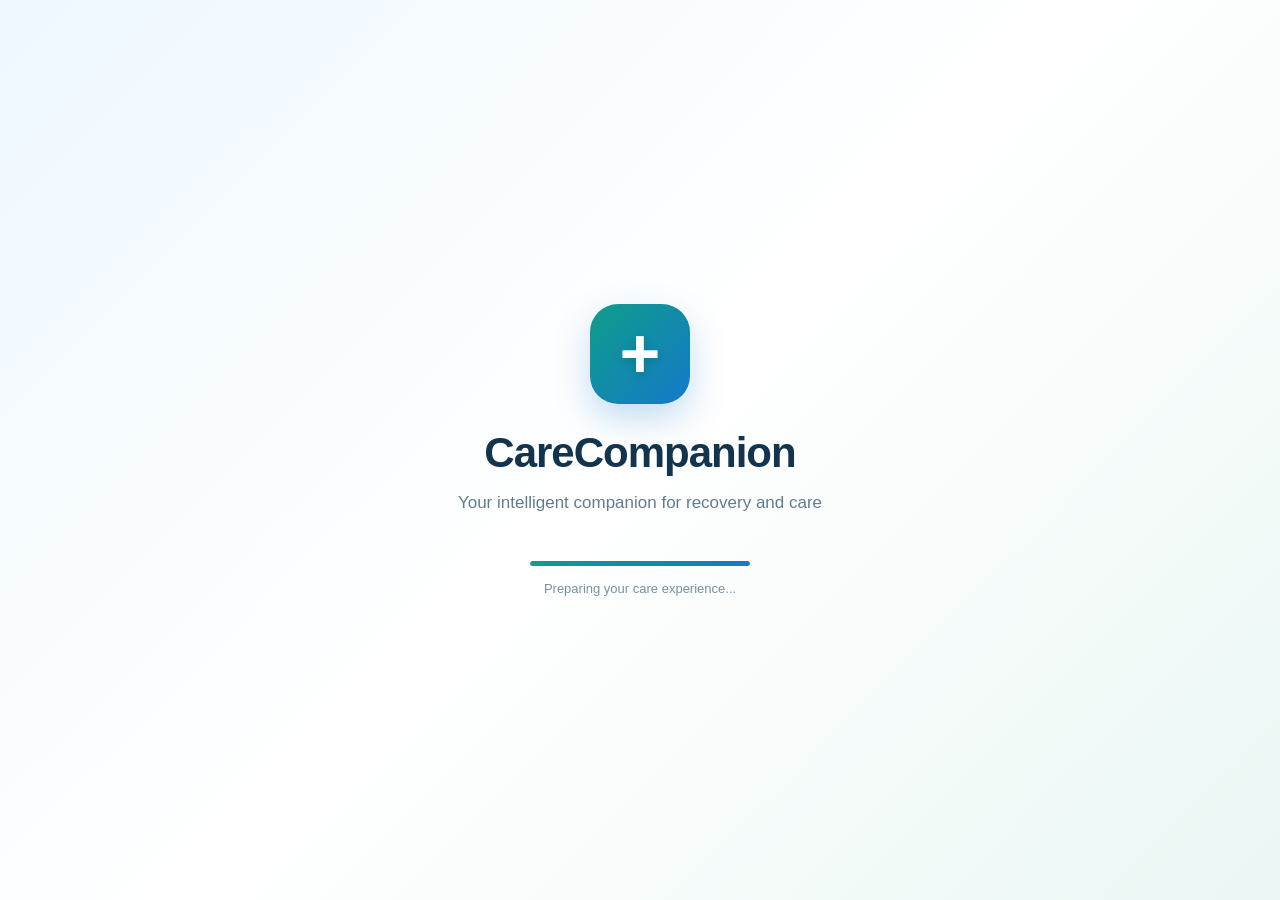
<file: index.html>
<!DOCTYPE html>
<html lang="en">
<head>
    <meta charset="UTF-8">
    <meta name="viewport" content="width=device-width, initial-scale=1.0">

    <title>CareCompanion</title>

    <link rel="stylesheet" href="css/style.css">
</head>

<body>

    <main class="splash-screen">

        <!-- Logo -->
        <div class="logo-container">
            <div class="logo">
                <span class="logo-cross">+</span>
            </div>
        </div>

        <!-- App Name -->
        <h1 class="app-name">CareCompanion</h1>

        <!-- Tagline -->
        <p class="tagline">
            Your intelligent companion for recovery and care
        </p>

        <!-- Loading -->
        <div class="loading-container">
            <div class="loading-bar"></div>
        </div>

        <p class="loading-text">Preparing your care experience...</p>

    </main>


    <!-- Automatically go to Login -->
    <script>
        setTimeout(function () {
            window.location.href = "login.html";
        }, 3000);
    </script>

</body>
</html>
</file>
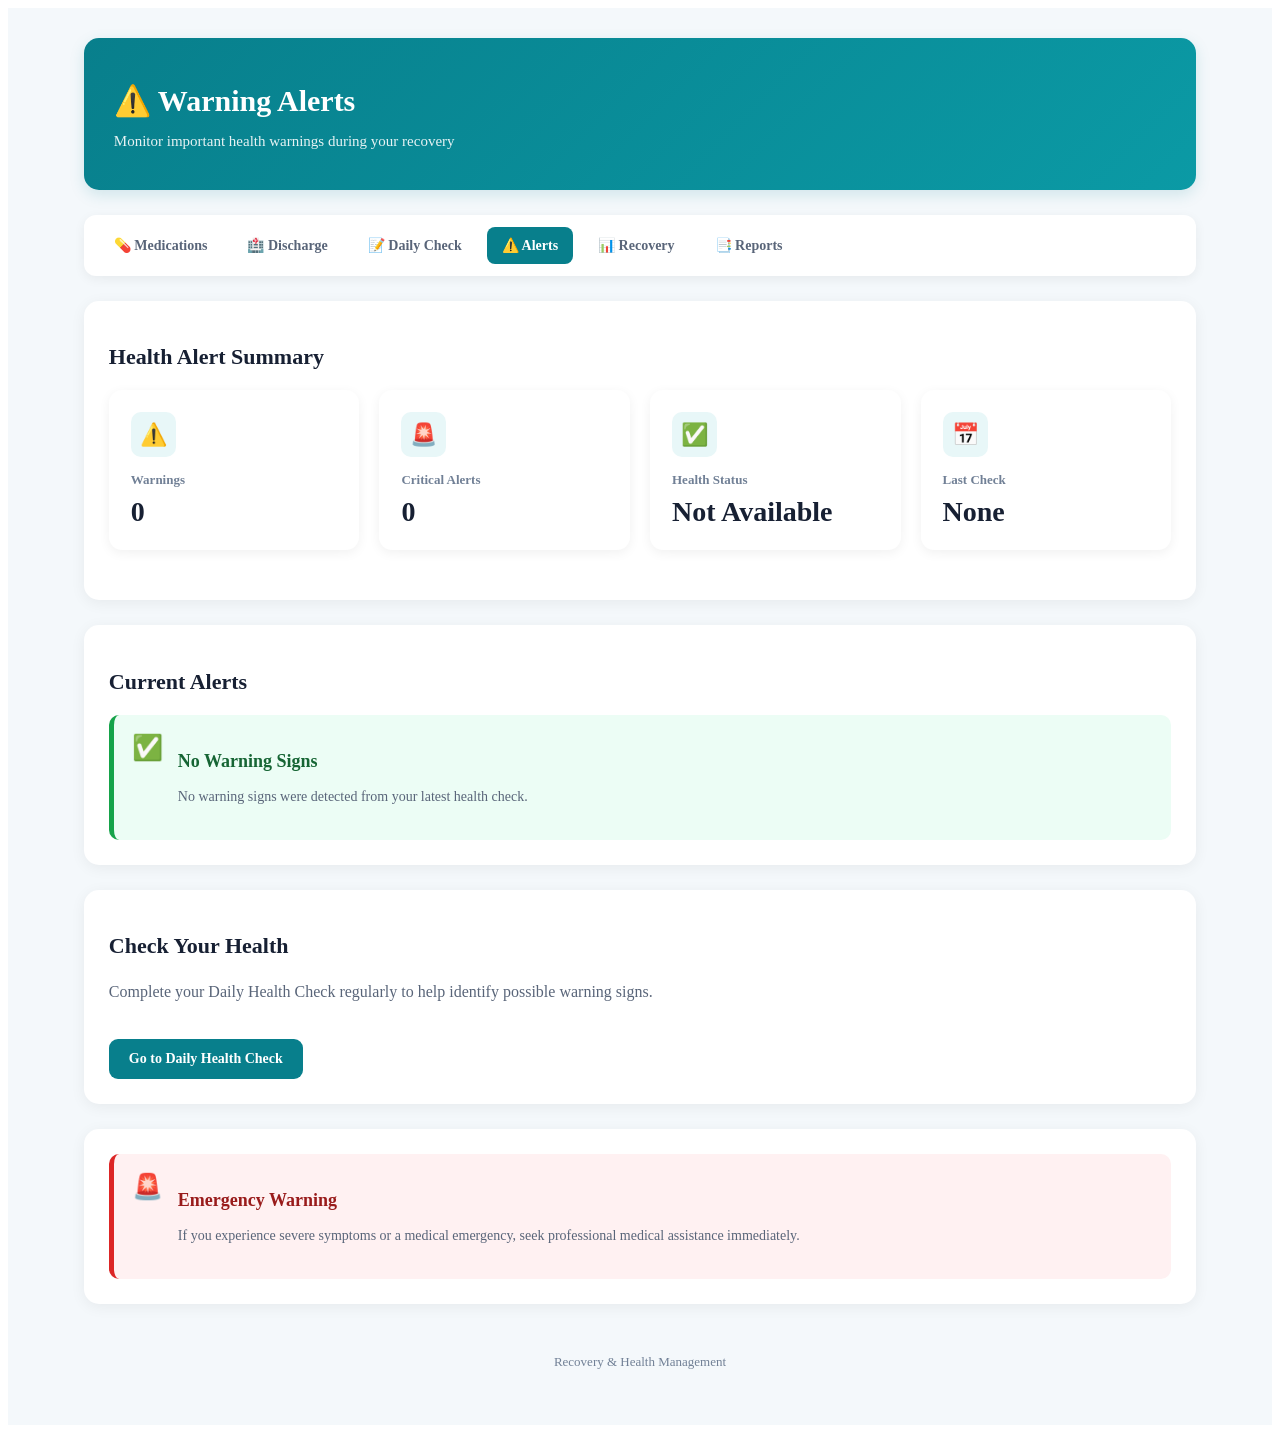
<file: alerts.html>
<!DOCTYPE html>
<html lang="en">

<head>

    <meta charset="UTF-8">

    <meta name="viewport"
          content="width=device-width, initial-scale=1.0">

    <title>Warning Alerts</title>

    <link rel="stylesheet" href="style.css">

</head>

<body>

    <div class="health-page">

        <!-- Header -->

        <div class="page-header">

            <h1>⚠️ Warning Alerts</h1>

            <p>
                Monitor important health warnings
                during your recovery
            </p>

        </div>


        <!-- Navigation -->

        <div class="health-nav">

            <a href="medications.html">
                💊 Medications
            </a>

            <a href="discharge.html">
                🏥 Discharge
            </a>

            <a href="daily-check.html">
                📝 Daily Check
            </a>

            <a href="alerts.html" class="active">
                ⚠️ Alerts
            </a>

            <a href="recovery.html">
                📊 Recovery
            </a>

            <a href="reports.html">
                📑 Reports
            </a>

        </div>


        <!-- Alert Summary -->

        <div class="health-card">

            <h2>Health Alert Summary</h2>

            <div class="dashboard-grid">

                <div class="dashboard-card">

                    <div class="card-icon">
                        ⚠️
                    </div>

                    <h3>Warnings</h3>

                    <div class="value"
                         id="warningCount">
                        0
                    </div>

                </div>


                <div class="dashboard-card">

                    <div class="card-icon">
                        🚨
                    </div>

                    <h3>Critical Alerts</h3>

                    <div class="value"
                         id="criticalCount">
                        0
                    </div>

                </div>


                <div class="dashboard-card">

                    <div class="card-icon">
                        ✅
                    </div>

                    <h3>Health Status</h3>

                    <div class="value"
                         id="healthStatus">
                        Good
                    </div>

                </div>


                <div class="dashboard-card">

                    <div class="card-icon">
                        📅
                    </div>

                    <h3>Last Check</h3>

                    <div class="value"
                         id="lastCheck">
                        None
                    </div>

                </div>

            </div>

        </div>


        <!-- Alerts -->

        <div class="health-card">

            <h2>Current Alerts</h2>

            <div
                id="alertList"
                class="alert-list">

                <!-- Alerts will appear here -->

            </div>

        </div>


        <!-- Health Check Information -->

        <div class="health-card">

            <h2>Check Your Health</h2>

            <p>
                Complete your Daily Health Check regularly
                to help identify possible warning signs.
            </p>

            <br>

            <a
                href="daily-check.html"
                class="health-button"
                style="text-decoration: none;
                       display: inline-block;">

                Go to Daily Health Check

            </a>

        </div>


        <!-- Emergency Information -->

        <div class="health-card">

            <div class="alert danger">

                <div class="alert-icon">
                    🚨
                </div>

                <div>

                    <h3>Emergency Warning</h3>

                    <p>
                        If you experience severe symptoms
                        or a medical emergency, seek
                        professional medical assistance
                        immediately.
                    </p>

                </div>

            </div>

        </div>


        <!-- Footer -->

        <div class="health-footer">

            Recovery & Health Management

        </div>

    </div>


    <script src="alerts.js"></script>

</body>

</html>
</file>
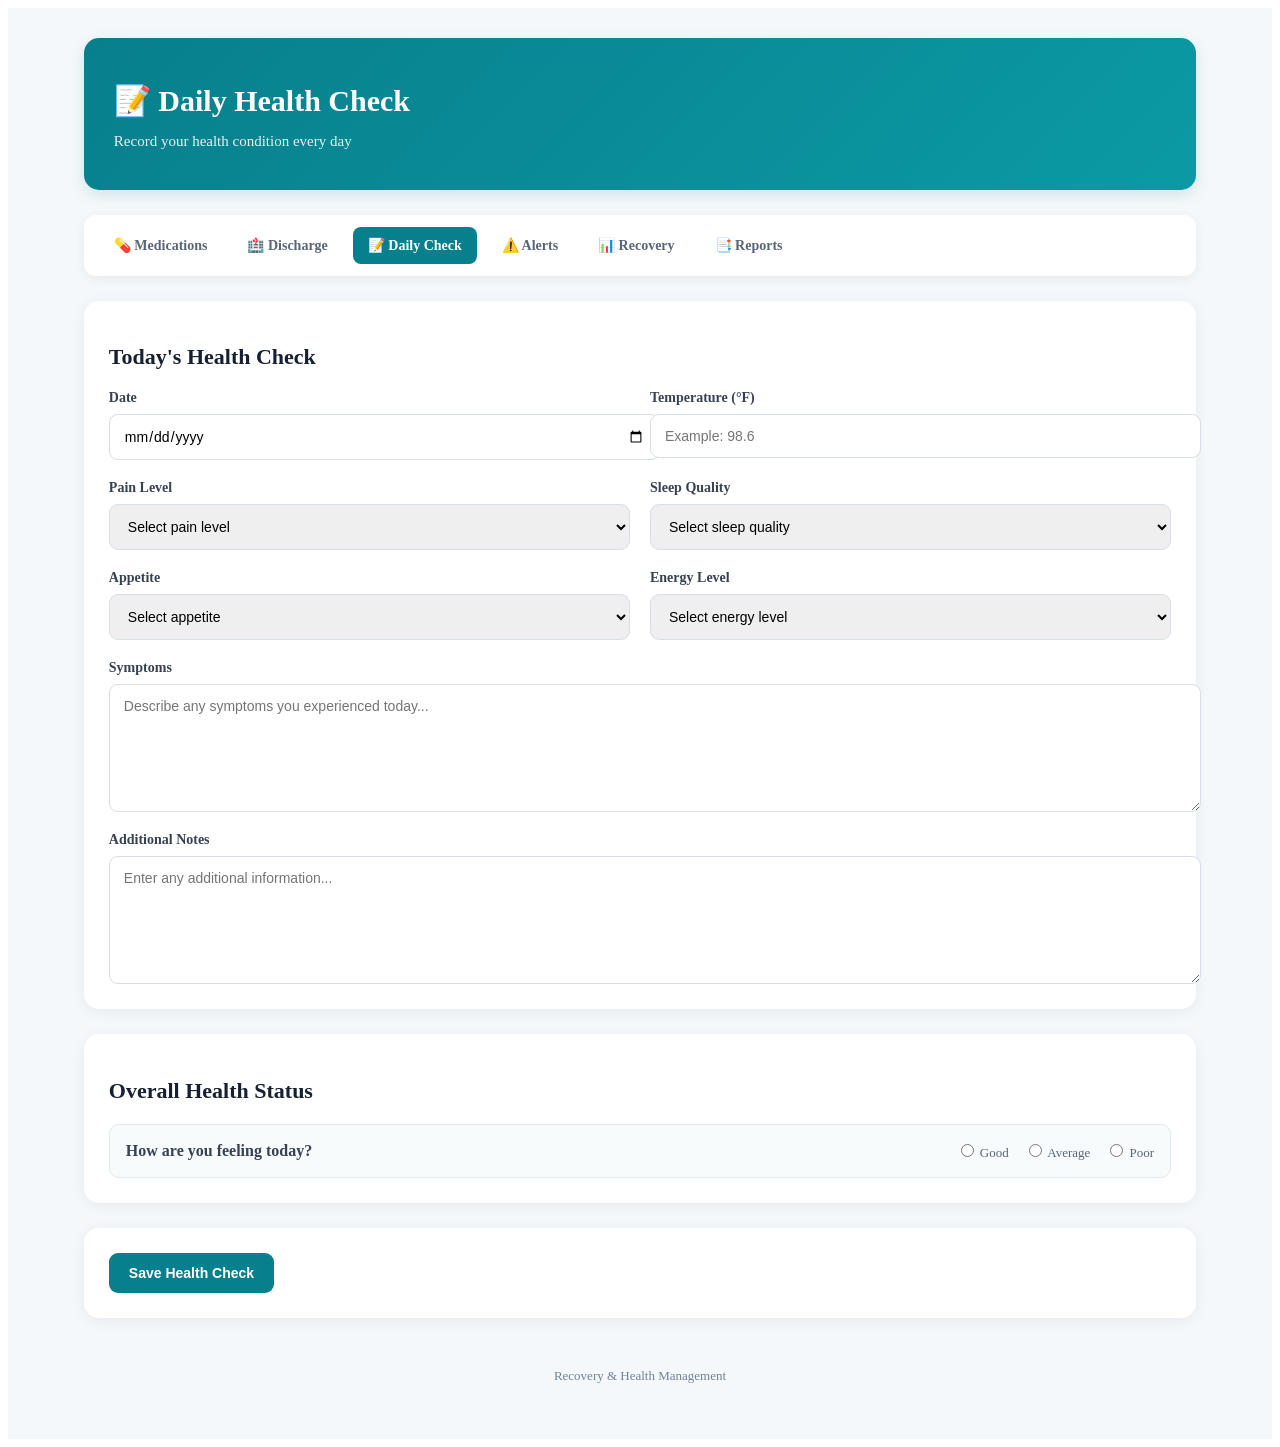
<file: daily-check.html>
<!DOCTYPE html>
<html lang="en">

<head>
    <meta charset="UTF-8">
    <meta name="viewport" content="width=device-width, initial-scale=1.0">

    <title>Daily Health Check</title>

    <link rel="stylesheet" href="style.css">
</head>

<body>

    <div class="health-page">

        <!-- Header -->
        <div class="page-header">
            <h1>📝 Daily Health Check</h1>
            <p>Record your health condition every day</p>
        </div>


        <!-- Navigation -->
        <div class="health-nav">

            <a href="medications.html">💊 Medications</a>

            <a href="discharge.html">🏥 Discharge</a>

            <a href="daily-check.html" class="active">
                📝 Daily Check
            </a>

            <a href="alerts.html">⚠️ Alerts</a>

            <a href="recovery.html">📊 Recovery</a>

            <a href="reports.html">📑 Reports</a>

        </div>


        <!-- Health Check Form -->
        <div class="health-card">

            <h2>Today's Health Check</h2>

            <div class="health-form">

                <!-- Date -->
                <div class="health-input">
                    <label>Date</label>

                    <input
                        type="date"
                        id="checkDate">
                </div>


                <!-- Temperature -->
                <div class="health-input">
                    <label>Temperature (°F)</label>

                    <input
                        type="number"
                        id="temperature"
                        placeholder="Example: 98.6"
                        step="0.1">
                </div>


                <!-- Pain -->
                <div class="health-input">
                    <label>Pain Level</label>

                    <select id="painLevel">

                        <option value="">
                            Select pain level
                        </option>

                        <option value="0">
                            0 - No Pain
                        </option>

                        <option value="1-3">
                            1-3 - Mild
                        </option>

                        <option value="4-6">
                            4-6 - Moderate
                        </option>

                        <option value="7-9">
                            7-9 - Severe
                        </option>

                        <option value="10">
                            10 - Extreme
                        </option>

                    </select>
                </div>


                <!-- Sleep -->
                <div class="health-input">
                    <label>Sleep Quality</label>

                    <select id="sleepQuality">

                        <option value="">
                            Select sleep quality
                        </option>

                        <option value="Good">
                            Good
                        </option>

                        <option value="Average">
                            Average
                        </option>

                        <option value="Poor">
                            Poor
                        </option>

                    </select>
                </div>


                <!-- Appetite -->
                <div class="health-input">
                    <label>Appetite</label>

                    <select id="appetite">

                        <option value="">
                            Select appetite
                        </option>

                        <option value="Good">
                            Good
                        </option>

                        <option value="Normal">
                            Normal
                        </option>

                        <option value="Poor">
                            Poor
                        </option>

                    </select>
                </div>


                <!-- Energy -->
                <div class="health-input">
                    <label>Energy Level</label>

                    <select id="energyLevel">

                        <option value="">
                            Select energy level
                        </option>

                        <option value="High">
                            High
                        </option>

                        <option value="Normal">
                            Normal
                        </option>

                        <option value="Low">
                            Low
                        </option>

                    </select>
                </div>


                <!-- Symptoms -->
                <div class="health-input full-width">

                    <label>Symptoms</label>

                    <textarea
                        id="symptoms"
                        placeholder="Describe any symptoms you experienced today..."></textarea>

                </div>


                <!-- Notes -->
                <div class="health-input full-width">

                    <label>Additional Notes</label>

                    <textarea
                        id="notes"
                        placeholder="Enter any additional information..."></textarea>

                </div>

            </div>

        </div>


        <!-- Overall Health -->
        <div class="health-card">

            <h2>Overall Health Status</h2>

            <div class="check-list">

                <div class="check-item">

                    <label>
                        How are you feeling today?
                    </label>

                    <div class="check-options">

                        <label>
                            <input
                                type="radio"
                                name="healthStatus"
                                value="Good">
                            Good
                        </label>

                        <label>
                            <input
                                type="radio"
                                name="healthStatus"
                                value="Average">
                            Average
                        </label>

                        <label>
                            <input
                                type="radio"
                                name="healthStatus"
                                value="Poor">
                            Poor
                        </label>

                    </div>

                </div>

            </div>

        </div>


        <!-- Save -->
        <div class="health-card">

            <button
                class="health-button"
                onclick="saveHealthCheck()">

                Save Health Check

            </button>

        </div>


        <!-- Success Message -->
        <div
            id="healthMessage"
            class="success-message"
            style="display: none;">

            Daily health check saved successfully!

        </div>


        <!-- Footer -->
        <div class="health-footer">

            Recovery & Health Management

        </div>

    </div>


    <script src="daily-check.js"></script>

</body>

</html>
</file>
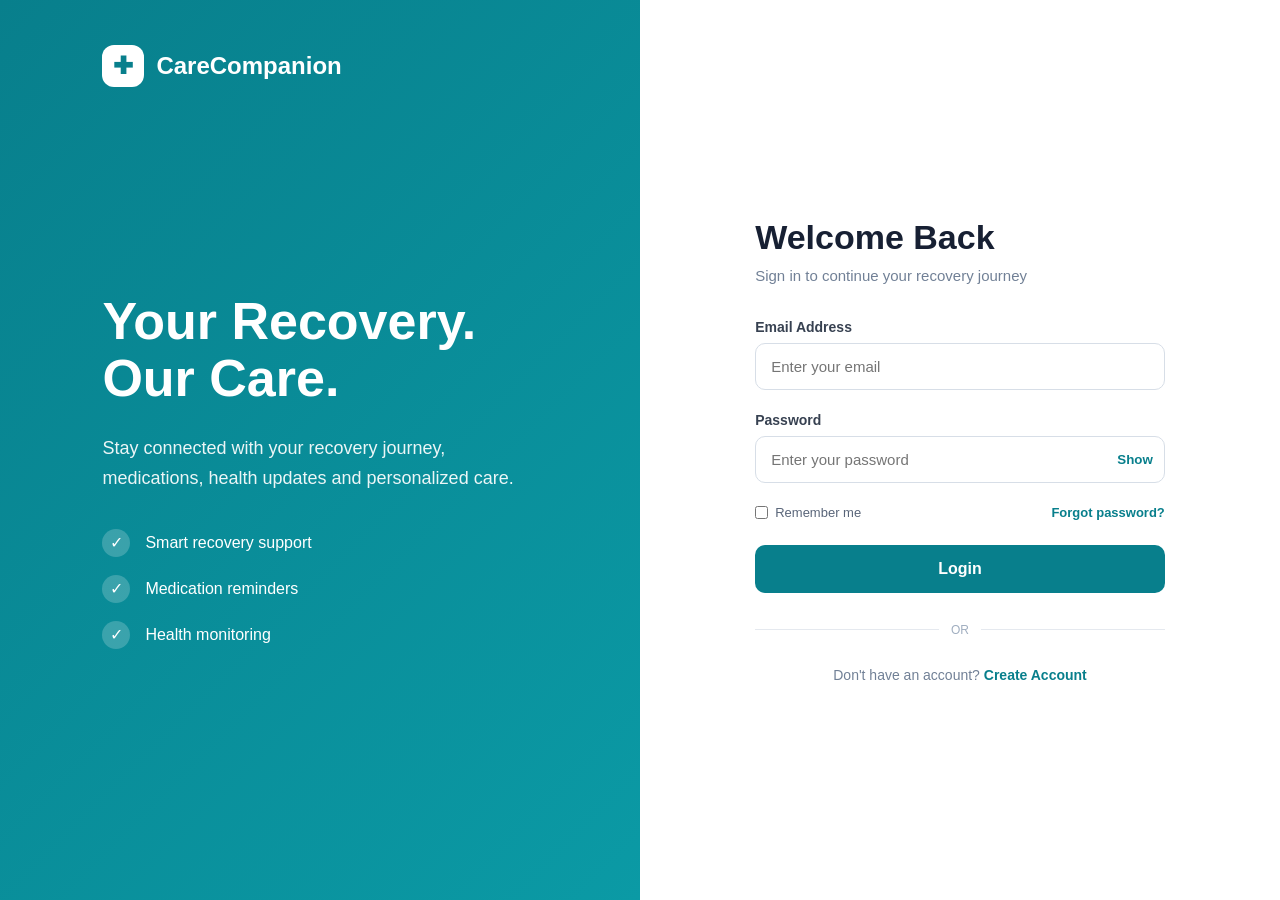
<file: dashboard.html>
<!DOCTYPE html>
<html lang="en">

<head>
    <meta charset="UTF-8">

    <meta name="viewport"
          content="width=device-width, initial-scale=1.0">

    <title>Recovery Dashboard | CareCompanion</title>

    <link rel="stylesheet" href="./css/dashboard.css">
</head>

<body>

    <!-- ==============================
         SIDEBAR
    =============================== -->

    <aside class="sidebar">

        <div class="brand">

            <div class="brand-icon">
                ❤
            </div>

            <div>
                <h2>CareCompanion</h2>
                <span>Recovery Support</span>
            </div>

        </div>


        <nav class="sidebar-nav">

            <a href="dashboard.html"
               class="nav-item active">

                <span>⌂</span>
                <span>Dashboard</span>

            </a>


            <a href="dashboard.html#health-check"
               class="nav-item">

                <span>♥</span>
                <span>Health Check</span>

            </a>


            <a href="dashboard.html#recovery"
               class="nav-item">

                <span>↗</span>
                <span>Recovery</span>

            </a>


            <a href="dashboard.html#progress-history"
               class="nav-item">

                <span>▣</span>
                <span>Progress History</span>

            </a>


            <a href="profile.html"
               class="nav-item">

                <span>●</span>
                <span>Profile</span>

            </a>


            <a href="settings.html"
               class="nav-item">

                <span>⚙</span>
                <span>Settings</span>

            </a>

        </nav>


        <div class="sidebar-bottom">

            <button id="logoutBtn"
                    class="logout-btn">

                <span>↪</span>
                <span>Logout</span>

            </button>

        </div>

    </aside>



    <!-- ==============================
         MAIN CONTENT
    =============================== -->

    <main class="main-content">


        <!-- HEADER -->

        <header class="top-header">

            <div>

                <p class="welcome-text">

                    Welcome back,
                    <span id="userName">
                        User
                    </span>

                </p>

                <h1>
                    Recovery Dashboard
                </h1>

                <p class="header-description">

                    Your personalized recovery
                    journey at a glance.

                </p>

            </div>

        </header>



        <!-- ==============================
             OVERVIEW
        =============================== -->

        <section class="overview-section">

            <div class="section-heading">

                <h2>
                    Today's Overview
                </h2>

                <p>
                    Keep track of your recovery progress.
                </p>

            </div>


            <div class="overview-grid">


                <!-- Recovery Status -->

                <div class="overview-card">

                    <div class="card-icon">
                        ♥
                    </div>

                    <div class="card-content">

                        <span class="card-label">
                            Recovery Status
                        </span>

                        <h3 id="recoveryStatus">
                            On Track
                        </h3>

                        <p id="recoveryStatusText">
                            Keep following your recovery plan.
                        </p>

                    </div>

                </div>



                <!-- Health Check -->

                <div class="overview-card">

                    <div class="card-icon">
                        +
                    </div>

                    <div class="card-content">

                        <span class="card-label">
                            Health Check
                        </span>

                        <h3 id="healthCheckStatus">
                            Pending
                        </h3>

                        <p>
                            Complete today's health check.
                        </p>

                    </div>

                </div>



                <!-- Progress -->

                <div class="overview-card">

                    <div class="card-icon">
                        %
                    </div>

                    <div class="card-content">

                        <span class="card-label">
                            Today's Progress
                        </span>

                        <h3>

                            <span id="progressPercentage">
                                0
                            </span>%

                        </h3>


                        <div class="progress-bar">

                            <div id="progressBar"
                                 class="progress-fill">
                            </div>

                        </div>

                    </div>

                </div>

            </div>

        </section>



        <!-- ==============================
             DAILY HEALTH CHECK
        =============================== -->

        <section id="health-check"
                 class="dashboard-section">

            <div class="feature-card">

                <div class="feature-header">

                    <div class="feature-icon">
                        ♥
                    </div>

                    <div>

                        <h2>
                            Daily Health Check
                        </h2>

                        <p>
                            Tell us how you are feeling today.
                        </p>

                    </div>

                </div>


                <div class="health-check-body">

                    <div>

                        <span class="card-label">
                            Today's Status
                        </span>

                        <h3 id="dailyHealthStatus">
                            Pending
                        </h3>

                    </div>


                    <button id="healthCheckBtn"
                            class="primary-btn">

                        Start Health Check

                    </button>

                </div>

            </div>

        </section>



        <!-- ==============================
             AI RECOVERY
        =============================== -->

        <section id="recovery"
                 class="dashboard-section">

            <div class="feature-card ai-card">

                <div class="feature-header">

                    <div class="feature-icon">
                        ✦
                    </div>

                    <div>

                        <h2>
                            AI Recovery Assistant
                        </h2>

                        <p>
                            Personalized recovery guidance.
                        </p>

                    </div>

                </div>


                <div class="ai-body">

                    <p id="aiRecoveryMessage">

                        Complete your daily activities
                        to receive personalized recovery
                        guidance.

                    </p>


                    <button id="aiRecoveryBtn"
                            class="secondary-btn">

                        View Recovery Guidance

                    </button>

                </div>

            </div>

        </section>



        <!-- ==============================
             PROGRESS HISTORY
        =============================== -->

        <section id="progress-history"
                 class="dashboard-section">

            <div class="section-heading">

                <h2>
                    Progress History
                </h2>

                <p>
                    Your recent recovery activity.
                </p>

            </div>


            <div id="progressHistory"
                 class="history-container">

                <div class="history-empty">

                    <span>▣</span>

                    <p>
                        No recovery activity recorded yet.
                    </p>

                </div>

            </div>

        </section>



        <!-- FOOTER -->

        <footer class="dashboard-footer">

            <p>
                CareCompanion · Your recovery,
                supported every day.
            </p>

        </footer>


    </main>



    <script src="./js/dashboard.js"></script>

</body>

</html>
</file>
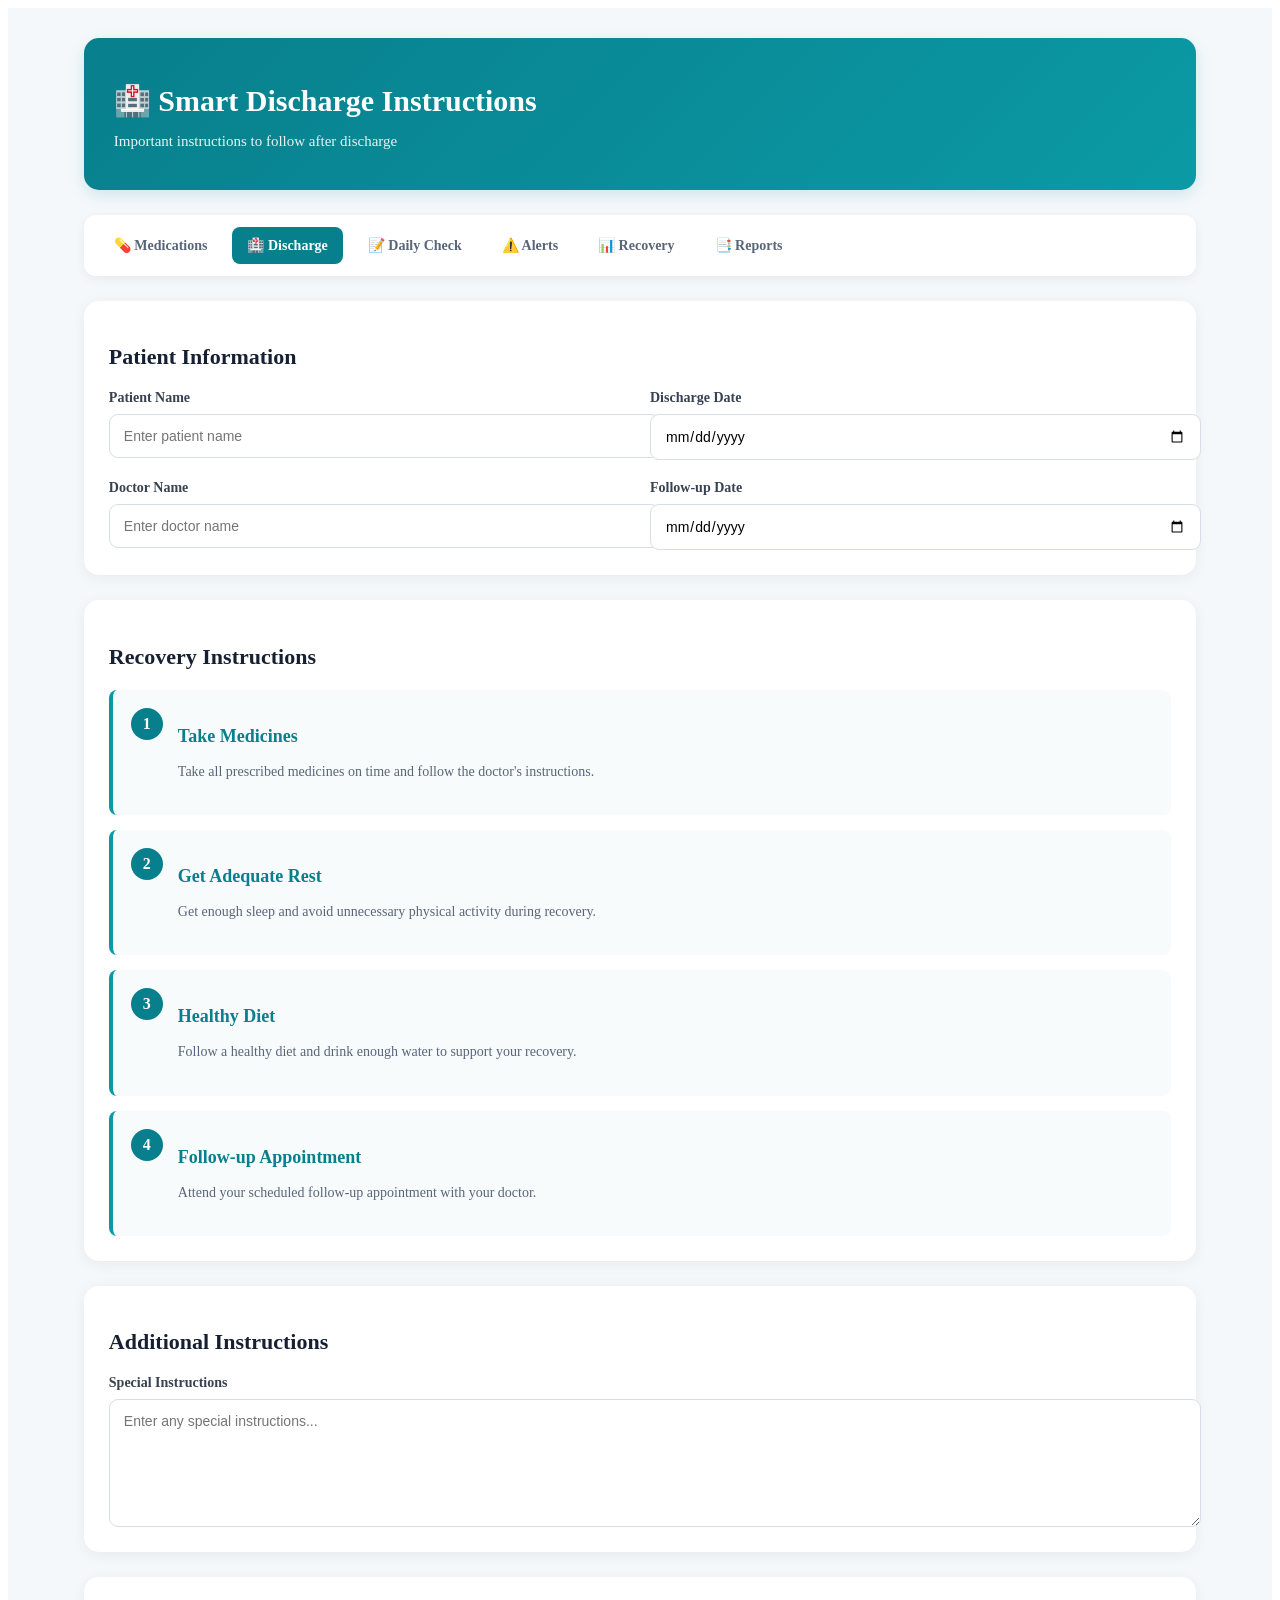
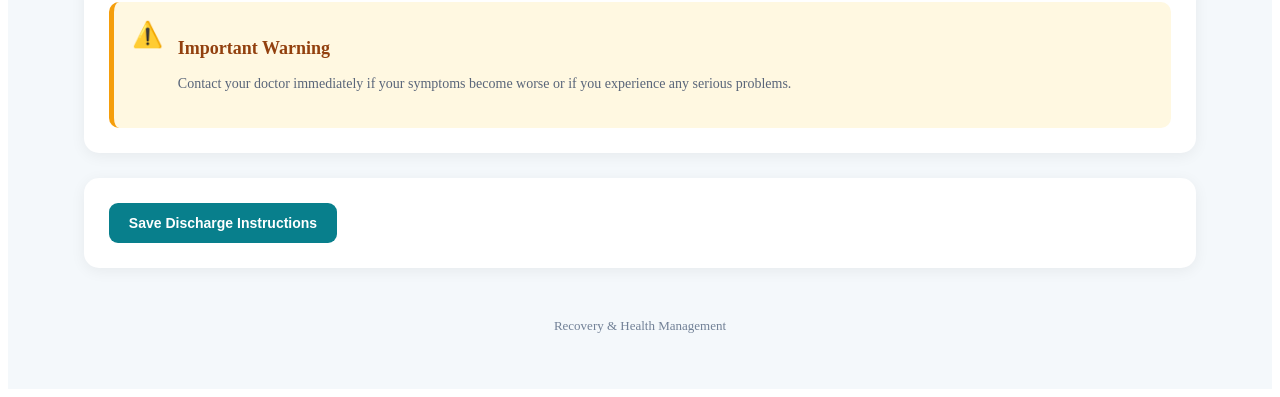
<file: discharge.html>
<!DOCTYPE html>
<html lang="en">

<head>
    <meta charset="UTF-8">
    <meta name="viewport" content="width=device-width, initial-scale=1.0">

    <title>Smart Discharge Instructions</title>

    <!-- Your existing CSS -->
    <link rel="stylesheet" href="style.css">
</head>

<body>

    <div class="health-page">

        <!-- Header -->
        <div class="page-header">
            <h1>🏥 Smart Discharge Instructions</h1>
            <p>Important instructions to follow after discharge</p>
        </div>


        <!-- Navigation -->
        <div class="health-nav">

            <a href="medications.html">💊 Medications</a>

            <a href="discharge.html" class="active">
                🏥 Discharge
            </a>

            <a href="daily-check.html">
                📝 Daily Check
            </a>

            <a href="alerts.html">
                ⚠️ Alerts
            </a>

            <a href="recovery.html">
                📊 Recovery
            </a>

            <a href="reports.html">
                📑 Reports
            </a>

        </div>


        <!-- Patient Information -->
        <div class="health-card">

            <h2>Patient Information</h2>

            <div class="health-form">

                <div class="health-input">
                    <label>Patient Name</label>
                    <input
                        type="text"
                        id="patientName"
                        placeholder="Enter patient name">
                </div>


                <div class="health-input">
                    <label>Discharge Date</label>
                    <input
                        type="date"
                        id="dischargeDate">
                </div>


                <div class="health-input">
                    <label>Doctor Name</label>
                    <input
                        type="text"
                        id="doctorName"
                        placeholder="Enter doctor name">
                </div>


                <div class="health-input">
                    <label>Follow-up Date</label>
                    <input
                        type="date"
                        id="followupDate">
                </div>

            </div>

        </div>


        <!-- Recovery Instructions -->
        <div class="health-card">

            <h2>Recovery Instructions</h2>

            <div class="instruction-list">

                <div class="instruction-item">

                    <div class="instruction-number">1</div>

                    <div>
                        <h3>Take Medicines</h3>

                        <p>
                            Take all prescribed medicines on time
                            and follow the doctor's instructions.
                        </p>
                    </div>

                </div>


                <div class="instruction-item">

                    <div class="instruction-number">2</div>

                    <div>
                        <h3>Get Adequate Rest</h3>

                        <p>
                            Get enough sleep and avoid unnecessary
                            physical activity during recovery.
                        </p>
                    </div>

                </div>


                <div class="instruction-item">

                    <div class="instruction-number">3</div>

                    <div>
                        <h3>Healthy Diet</h3>

                        <p>
                            Follow a healthy diet and drink enough
                            water to support your recovery.
                        </p>
                    </div>

                </div>


                <div class="instruction-item">

                    <div class="instruction-number">4</div>

                    <div>
                        <h3>Follow-up Appointment</h3>

                        <p>
                            Attend your scheduled follow-up appointment
                            with your doctor.
                        </p>
                    </div>

                </div>

            </div>

        </div>


        <!-- Additional Instructions -->
        <div class="health-card">

            <h2>Additional Instructions</h2>

            <div class="health-form">

                <div class="health-input full-width">

                    <label>Special Instructions</label>

                    <textarea
                        id="specialInstructions"
                        placeholder="Enter any special instructions..."></textarea>

                </div>

            </div>

        </div>


        <!-- Warning -->
        <div class="health-card">

            <div class="alert warning">

                <div class="alert-icon">⚠️</div>

                <div>

                    <h3>Important Warning</h3>

                    <p>
                        Contact your doctor immediately if your
                        symptoms become worse or if you experience
                        any serious problems.
                    </p>

                </div>

            </div>

        </div>


        <!-- Save Button -->
        <div class="health-card">

            <button
                class="health-button"
                onclick="saveInstructions()">

                Save Discharge Instructions

            </button>

        </div>


        <!-- Message -->
        <div
            id="message"
            class="success-message"
            style="display: none;">

            Discharge instructions saved successfully!

        </div>


        <!-- Footer -->
        <div class="health-footer">

            Recovery & Health Management

        </div>

    </div>


    <!-- JavaScript -->
    <script src="discharge.js"></script>

</body>

</html>
</file>
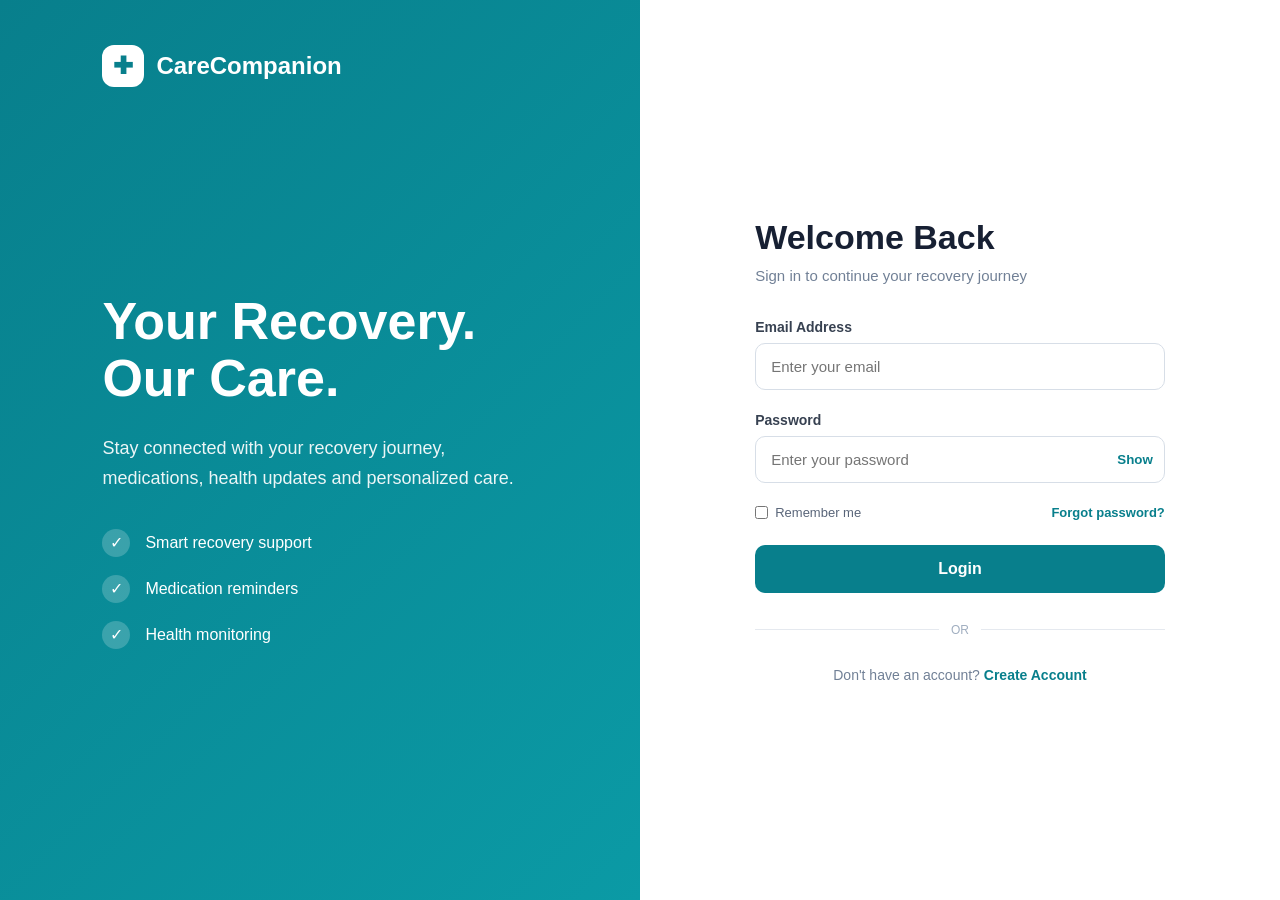
<file: login.html>
<!DOCTYPE html>
<html lang="en">

<head>

    <meta charset="UTF-8">

    <meta name="viewport"
          content="width=device-width, initial-scale=1.0">

    <title>Login | CareCompanion</title>

    <link rel="stylesheet"
          href="css/login.css">

</head>

<body>

    <div class="login-container">

        <!-- LEFT SIDE -->

        <div class="login-info">

            <div class="brand">

                <div class="brand-icon">
                    ✚
                </div>

                <span>
                    CareCompanion
                </span>

            </div>


            <div class="info-content">

                <h1>
                    Your Recovery.<br>
                    Our Care.
                </h1>

                <p>
                    Stay connected with your recovery journey,
                    medications, health updates and personalized care.
                </p>


                <div class="features">

                    <div class="feature">
                        <span>✓</span>
                        <p>Smart recovery support</p>
                    </div>

                    <div class="feature">
                        <span>✓</span>
                        <p>Medication reminders</p>
                    </div>

                    <div class="feature">
                        <span>✓</span>
                        <p>Health monitoring</p>
                    </div>

                </div>

            </div>

        </div>


        <!-- RIGHT SIDE -->

        <div class="login-box">

            <div class="login-header">

                <h2>
                    Welcome Back
                </h2>

                <p>
                    Sign in to continue your recovery journey
                </p>

            </div>


            <!-- LOGIN FORM -->

            <form
                id="loginForm"
                autocomplete="off"
            >

               <!-- EMAIL -->

<div class="input-group">

    <label for="email">
        Email Address
    </label>

    <input
        type="email"
        id="email"
        name="login-email"
        placeholder="Enter your email"
        autocomplete="off"
        autocapitalize="none"
        spellcheck="false"
        required
    >

    <small
        class="error"
        id="emailError">
    </small>

</div>


<!-- PASSWORD -->

<div class="input-group">

    <label for="password">
        Password
    </label>

    <div class="password-box">

        <input
            type="password"
            id="password"
            name="login-password"
            placeholder="Enter your password"
            autocomplete="new-password"
            required
        >

        <button
            type="button"
            id="togglePassword"
            class="password-toggle">
            Show
        </button>

    </div>

    <small
        class="error"
        id="passwordError">
    </small>

</div>


                <!-- REMEMBER + FORGOT -->

                <div class="login-options">

                    <label class="remember">

                        <input
                            type="checkbox"
                            id="remember"
                        >

                        <span>
                            Remember me
                        </span>

                    </label>


                    <a
                        href="#"
                        id="forgotPassword"
                    >
                        Forgot password?
                    </a>

                </div>


                <!-- LOGIN BUTTON -->

                <button
                    type="submit"
                    class="login-button"
                >

                    <span>
                        Login
                    </span>

                </button>

            </form>


            <!-- DIVIDER -->

            <div class="divider">
                <span>OR</span>
            </div>


            <!-- SIGNUP -->

            <div class="signup">

                <p>

                    Don't have an account?

                    <a href="signup.html">
                        Create Account
                    </a>

                </p>

            </div>

        </div>

    </div>


    <!-- JAVASCRIPT -->

    <script src="js/login.js"></script>

</body>

</html>
</file>
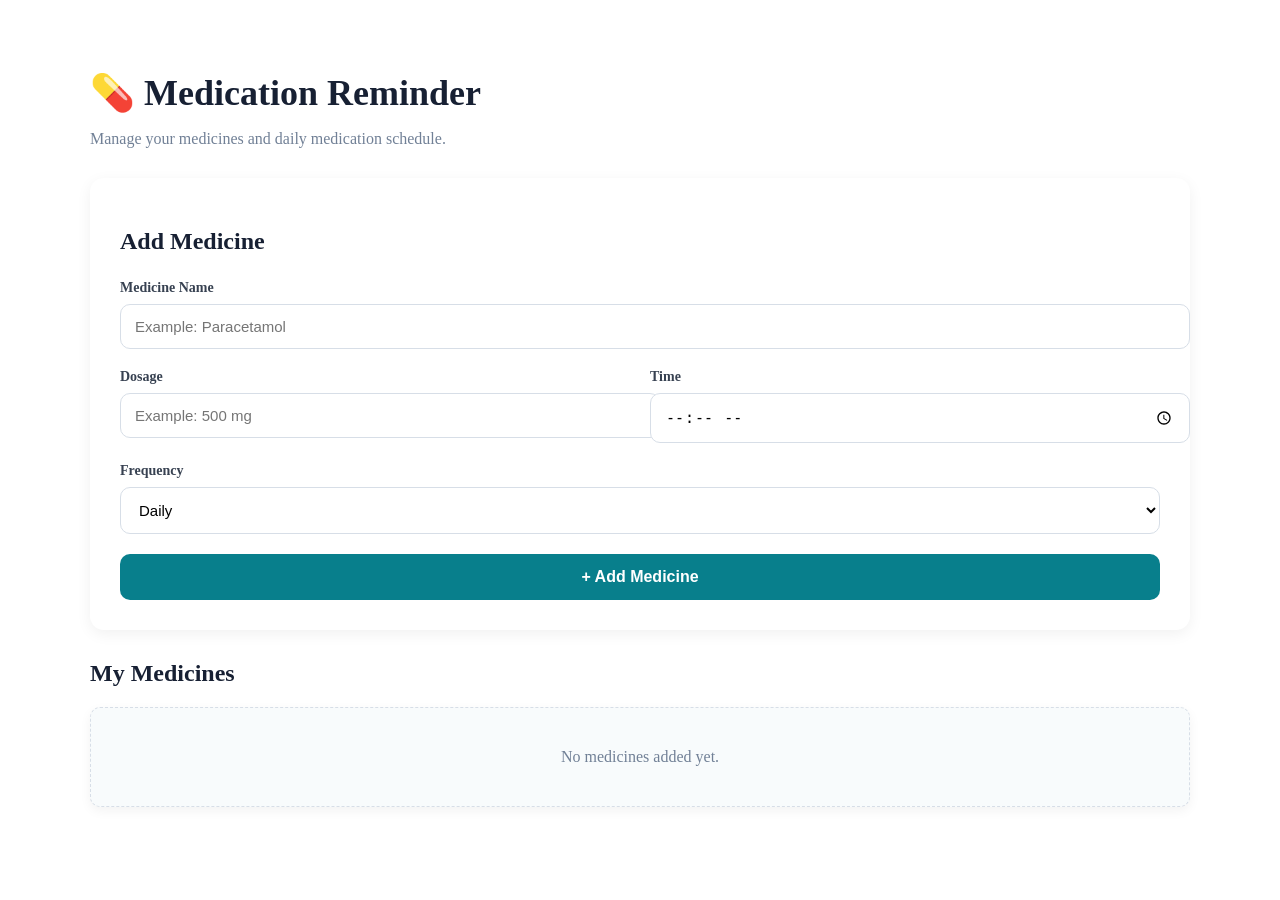
<file: medications.html>
<!DOCTYPE html>
<html lang="en">

<head>
    <meta charset="UTF-8">
    <meta name="viewport" content="width=device-width, initial-scale=1.0">

    <title>Medication Reminder</title>

    <!-- Common team CSS -->
    <link rel="stylesheet" href="style.css">
</head>

<body>

    <div class="medication-container">

        <!-- Page Header -->
        <div class="medication-header">
            <h1>💊 Medication Reminder</h1>
            <p>Manage your medicines and daily medication schedule.</p>
        </div>


        <!-- Add Medicine -->
        <div class="medicine-form-card">

            <h2>Add Medicine</h2>

            <form id="medicineForm">

                <div class="input-group">
                    <label for="medicineName">
                        Medicine Name
                    </label>

                    <input
                        type="text"
                        id="medicineName"
                        placeholder="Example: Paracetamol"
                        required
                    >
                </div>


                <div class="form-row">

                    <div class="input-group">
                        <label for="dosage">
                            Dosage
                        </label>

                        <input
                            type="text"
                            id="dosage"
                            placeholder="Example: 500 mg"
                            required
                        >
                    </div>


                    <div class="input-group">
                        <label for="medicineTime">
                            Time
                        </label>

                        <input
                            type="time"
                            id="medicineTime"
                            required
                        >
                    </div>

                </div>


                <div class="input-group">

                    <label for="frequency">
                        Frequency
                    </label>

                    <select id="frequency">

                        <option value="Daily">
                            Daily
                        </option>

                        <option value="Twice a day">
                            Twice a day
                        </option>

                        <option value="Weekly">
                            Weekly
                        </option>

                    </select>

                </div>


                <button
                    type="submit"
                    class="add-medicine-button"
                >
                    + Add Medicine
                </button>

            </form>

        </div>


        <!-- Medicine List -->
        <div class="medicine-section">

            <h2>My Medicines</h2>

            <div id="medicineList">

                <div class="empty-message">
                    No medicines added yet.
                </div>

            </div>

        </div>

    </div>


    <!-- JavaScript -->
    <script src="medications.js"></script>

</body>

</html>
</file>
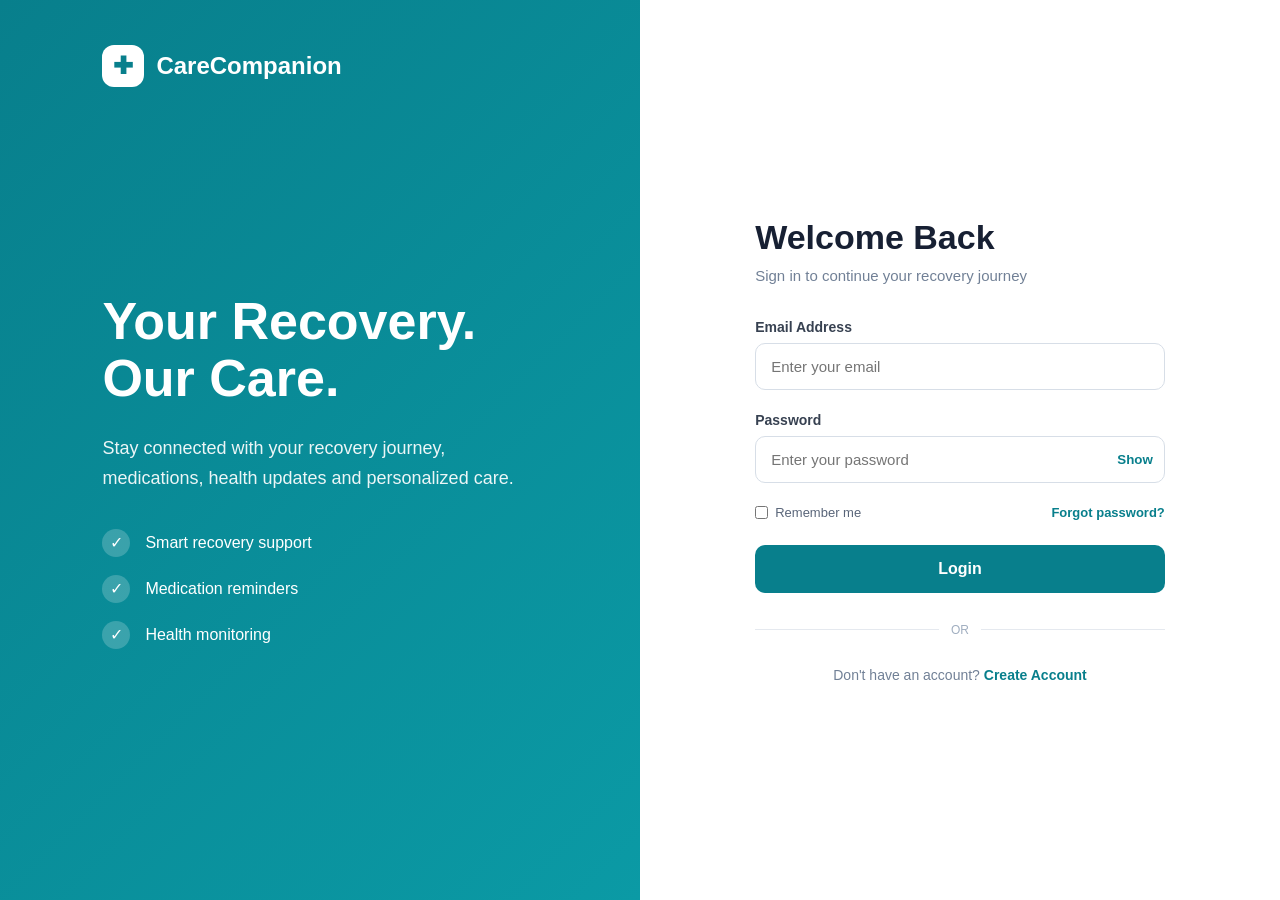
<file: profile.html>
<!DOCTYPE html>
<html lang="en">

<head>

    <meta charset="UTF-8">

    <meta name="viewport"
          content="width=device-width, initial-scale=1.0">

    <title>Profile | CareCompanion</title>

    <link rel="stylesheet"
          href="./css/profile.css">

</head>

<body>

    <!-- HEADER -->

    <header class="profile-header">

        <button id="backBtn" class="back-btn">
            ← Back
        </button>

        <h1>My Profile</h1>

    </header>


    <!-- PROFILE CONTAINER -->

    <main class="profile-container">

        <!-- PROFILE CARD -->

        <section class="profile-card">

            <div class="profile-avatar">
                👤
            </div>

            <h2 id="profileName">
                User
            </h2>

            <p id="profileEmail">
                user@email.com
            </p>

        </section>


        <!-- ACCOUNT DETAILS -->

        <section class="details-card">

            <h2>Account Information</h2>


            <div class="form-group">

                <label for="name">
                    Full Name
                </label>

                <input
                    type="text"
                    id="name"
                    placeholder="Enter your name"
                >

            </div>


            <div class="form-group">

                <label for="email">
                    Email Address
                </label>

                <input
                    type="email"
                    id="email"
                    placeholder="Enter your email"
                >

            </div>


            <div class="form-group">

                <label for="phone">
                    Phone Number
                </label>

                <input
                    type="tel"
                    id="phone"
                    placeholder="Enter your phone number"
                >

            </div>


            <div class="account-id">

                <span>Account ID</span>

                <strong id="userId">
                    -
                </strong>

            </div>


            <!-- BUTTONS -->

            <div class="profile-actions">

                <button
                    id="editBtn"
                    class="edit-btn">
                    ✏️ Edit Profile
                </button>

                <button
                    id="saveBtn"
                    class="save-btn">
                    💾 Save Changes
                </button>

            </div>

        </section>

    </main>


    <script src="./js/profile.js"></script>

</body>

</html>
</file>
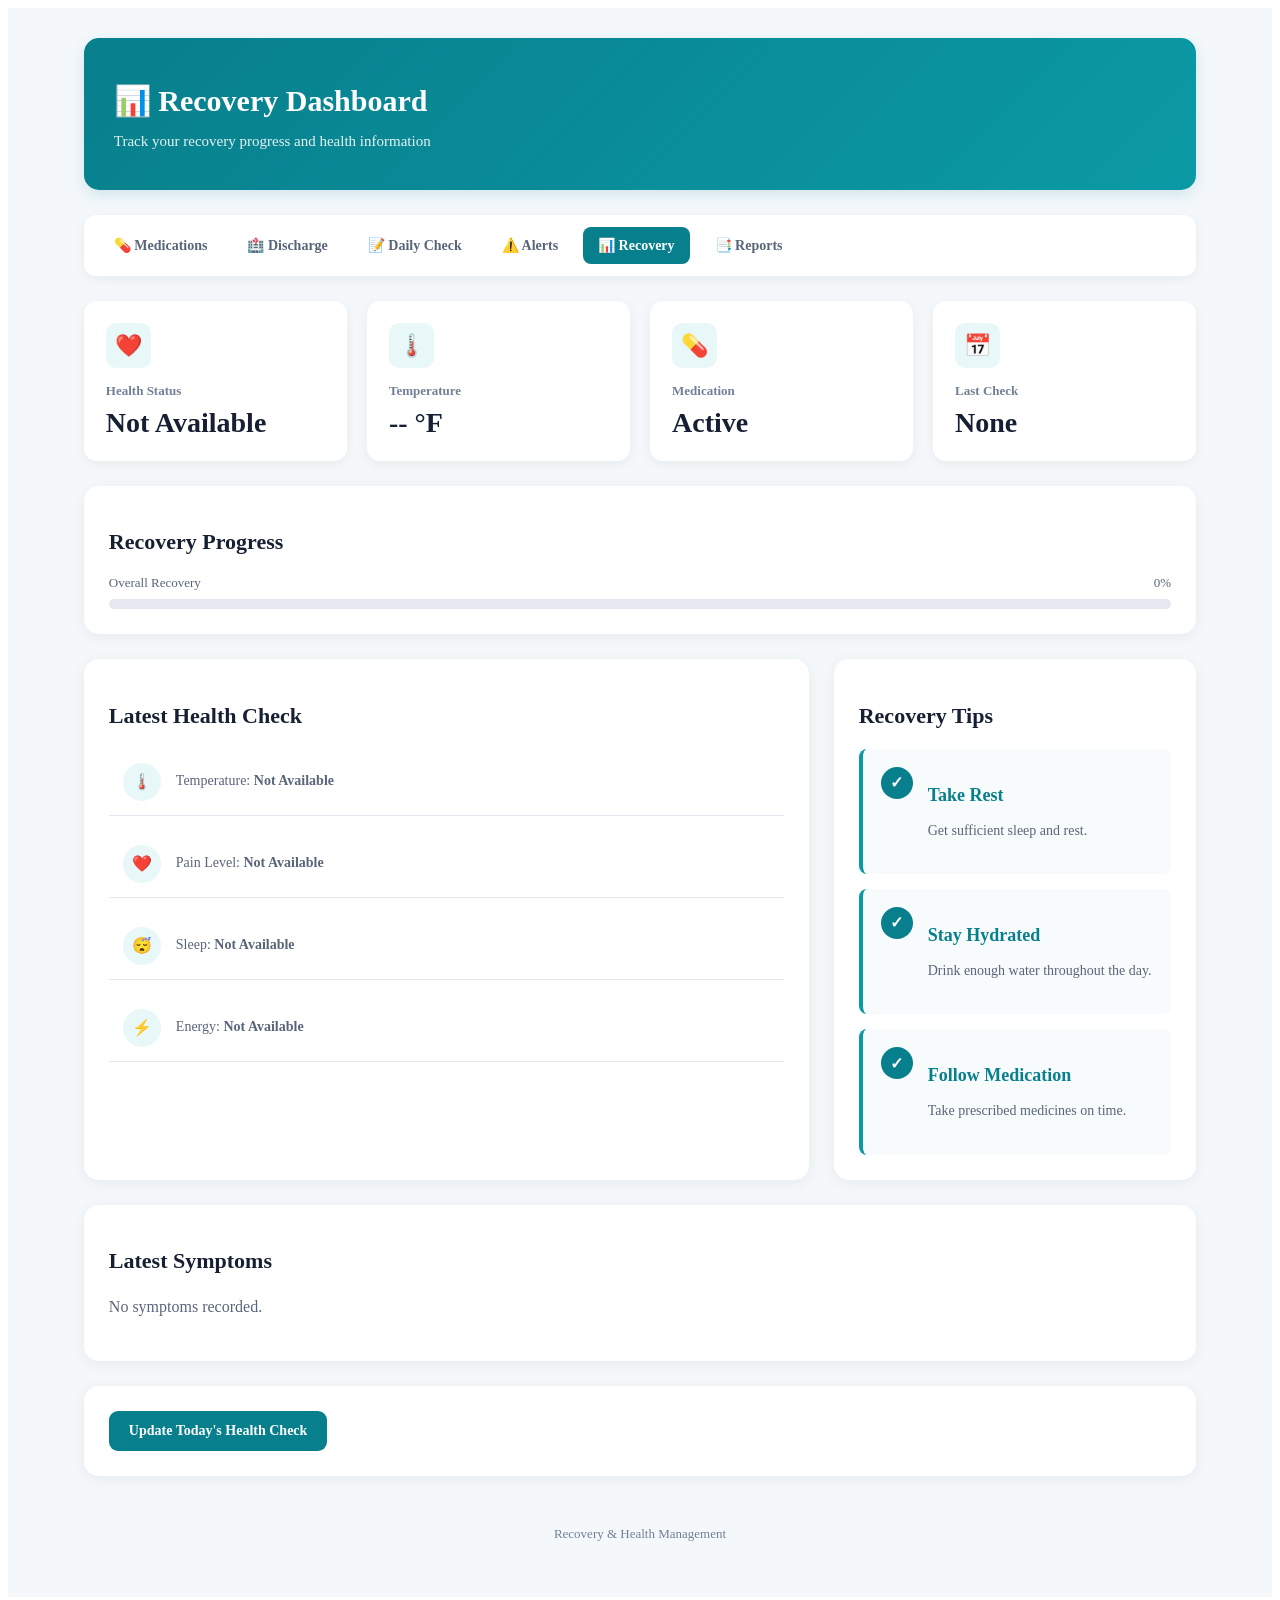
<file: recovery.html>
<!DOCTYPE html>
<html lang="en">

<head>
    <meta charset="UTF-8">
    <meta name="viewport" content="width=device-width, initial-scale=1.0">

    <title>Recovery Dashboard</title>

    <link rel="stylesheet" href="style.css">
</head>

<body>

    <div class="health-page">

        <!-- Header -->
        <div class="page-header">
            <h1>📊 Recovery Dashboard</h1>
            <p>Track your recovery progress and health information</p>
        </div>


        <!-- Navigation -->
        <div class="health-nav">

            <a href="medications.html">💊 Medications</a>

            <a href="discharge.html">🏥 Discharge</a>

            <a href="daily-check.html">📝 Daily Check</a>

            <a href="alerts.html">⚠️ Alerts</a>

            <a href="recovery.html" class="active">
                📊 Recovery
            </a>

            <a href="reports.html">📑 Reports</a>

        </div>


        <!-- Dashboard Cards -->
        <div class="dashboard-grid">

            <div class="dashboard-card">

                <div class="card-icon">
                    ❤️
                </div>

                <h3>Health Status</h3>

                <div class="value" id="healthStatus">
                    Not Available
                </div>

            </div>


            <div class="dashboard-card">

                <div class="card-icon">
                    🌡️
                </div>

                <h3>Temperature</h3>

                <div class="value" id="temperature">
                    -- °F
                </div>

            </div>


            <div class="dashboard-card">

                <div class="card-icon">
                    💊
                </div>

                <h3>Medication</h3>

                <div class="value">
                    Active
                </div>

            </div>


            <div class="dashboard-card">

                <div class="card-icon">
                    📅
                </div>

                <h3>Last Check</h3>

                <div class="value" id="lastCheck">
                    None
                </div>

            </div>

        </div>


        <!-- Recovery Progress -->
        <div class="health-card">

            <h2>Recovery Progress</h2>

            <div class="progress-container">

                <div class="progress-text">

                    <span>Overall Recovery</span>

                    <span id="progressText">
                        0%
                    </span>

                </div>

                <div class="progress-bar">

                    <div
                        class="progress"
                        id="progress"
                        style="width: 0%;">
                    </div>

                </div>

            </div>

        </div>


        <!-- Health Information -->
        <div class="two-column">

            <!-- Latest Health Check -->
            <div class="health-card">

                <h2>Latest Health Check</h2>

                <div class="activity-list">

                    <div class="activity-item">

                        <div class="activity-icon">
                            🌡️
                        </div>

                        <div>

                            <p>
                                Temperature:
                                <strong id="tempInfo">
                                    Not Available
                                </strong>
                            </p>

                        </div>

                    </div>


                    <div class="activity-item">

                        <div class="activity-icon">
                            ❤️
                        </div>

                        <div>

                            <p>
                                Pain Level:
                                <strong id="painInfo">
                                    Not Available
                                </strong>
                            </p>

                        </div>

                    </div>


                    <div class="activity-item">

                        <div class="activity-icon">
                            😴
                        </div>

                        <div>

                            <p>
                                Sleep:
                                <strong id="sleepInfo">
                                    Not Available
                                </strong>
                            </p>

                        </div>

                    </div>


                    <div class="activity-item">

                        <div class="activity-icon">
                            ⚡
                        </div>

                        <div>

                            <p>
                                Energy:
                                <strong id="energyInfo">
                                    Not Available
                                </strong>
                            </p>

                        </div>

                    </div>

                </div>

            </div>


            <!-- Recovery Tips -->
            <div class="health-card">

                <h2>Recovery Tips</h2>

                <div class="instruction-list">

                    <div class="instruction-item">

                        <div class="instruction-number">
                            ✓
                        </div>

                        <div>
                            <h3>Take Rest</h3>

                            <p>
                                Get sufficient sleep and rest.
                            </p>
                        </div>

                    </div>


                    <div class="instruction-item">

                        <div class="instruction-number">
                            ✓
                        </div>

                        <div>
                            <h3>Stay Hydrated</h3>

                            <p>
                                Drink enough water throughout the day.
                            </p>
                        </div>

                    </div>


                    <div class="instruction-item">

                        <div class="instruction-number">
                            ✓
                        </div>

                        <div>
                            <h3>Follow Medication</h3>

                            <p>
                                Take prescribed medicines on time.
                            </p>
                        </div>

                    </div>

                </div>

            </div>

        </div>


        <!-- Symptoms -->
        <div class="health-card">

            <h2>Latest Symptoms</h2>

            <p id="symptoms">
                No symptoms recorded.
            </p>

        </div>


        <!-- Go to Daily Check -->
        <div class="health-card">

            <a
                href="daily-check.html"
                class="health-button"
                style="text-decoration: none;
                       display: inline-block;">

                Update Today's Health Check

            </a>

        </div>


        <!-- Footer -->
        <div class="health-footer">

            Recovery & Health Management

        </div>

    </div>


    <script src="recovery.js"></script>

</body>

</html>
</file>
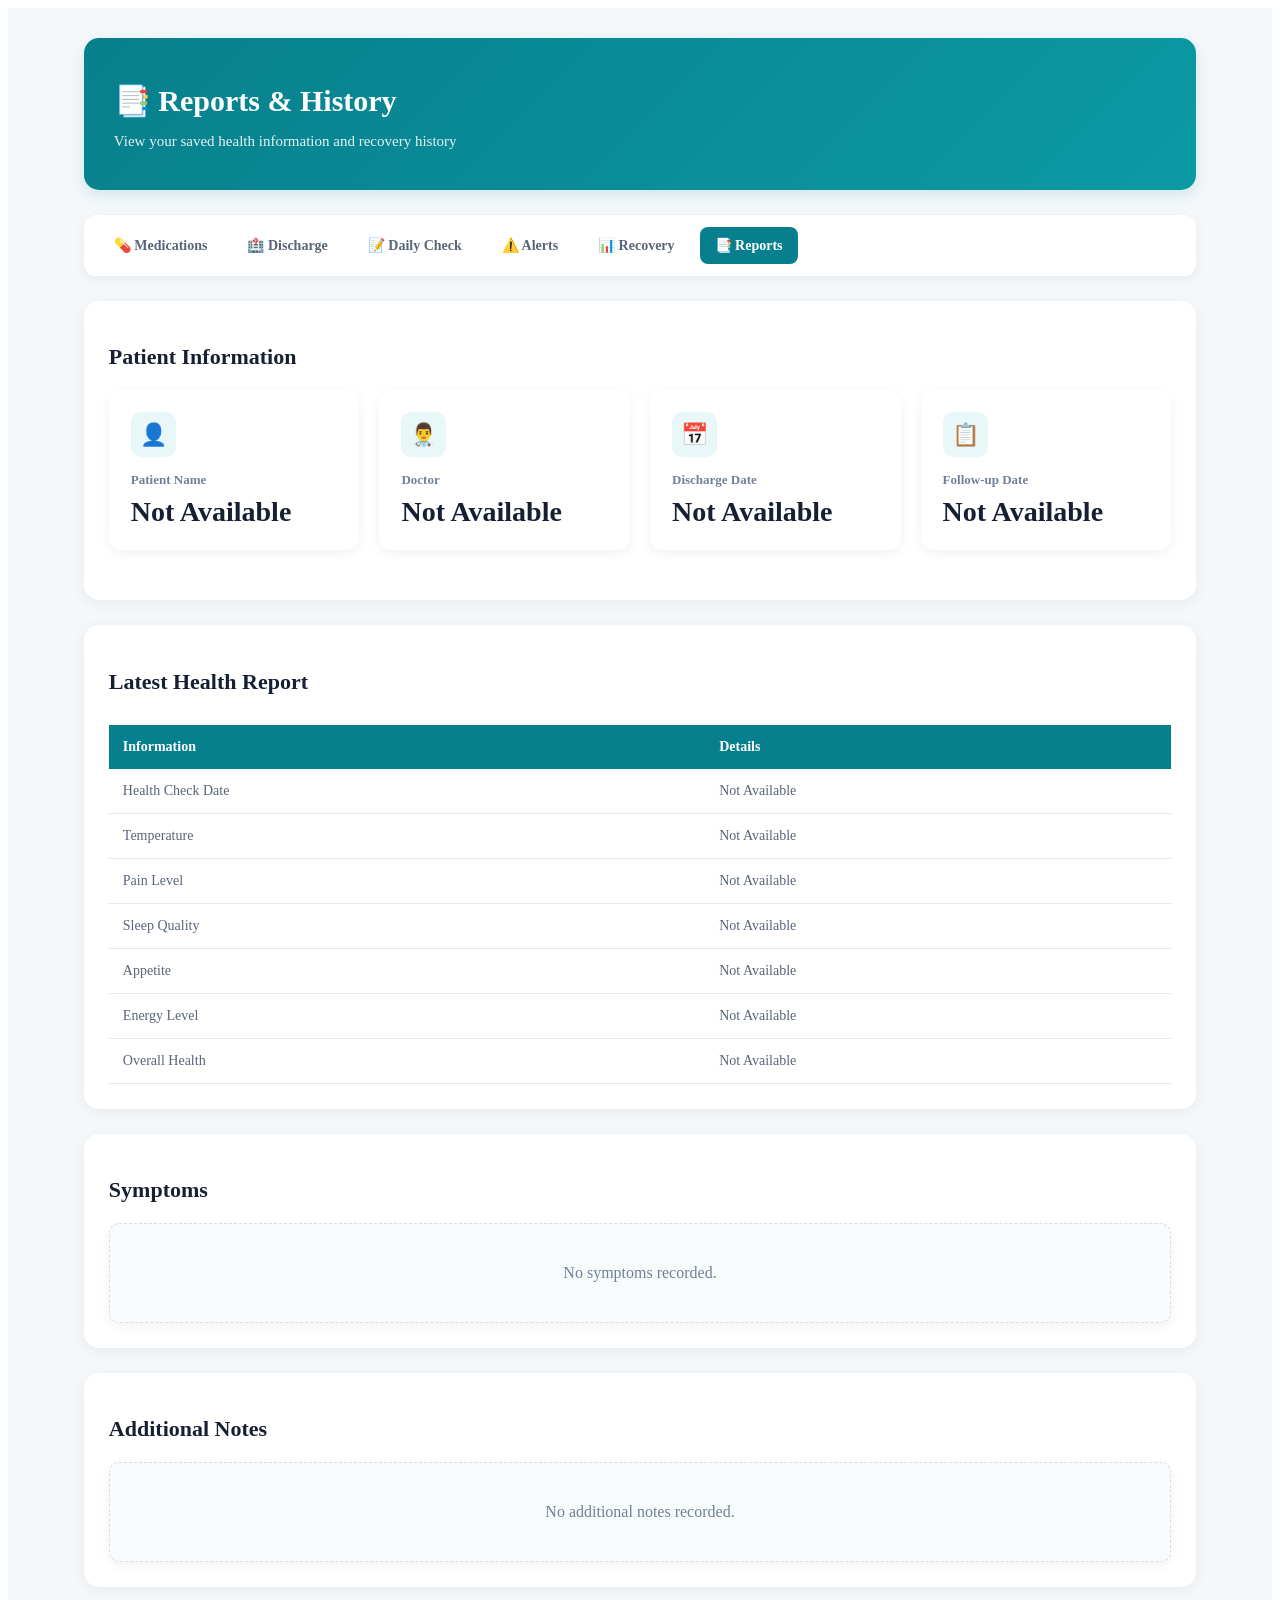
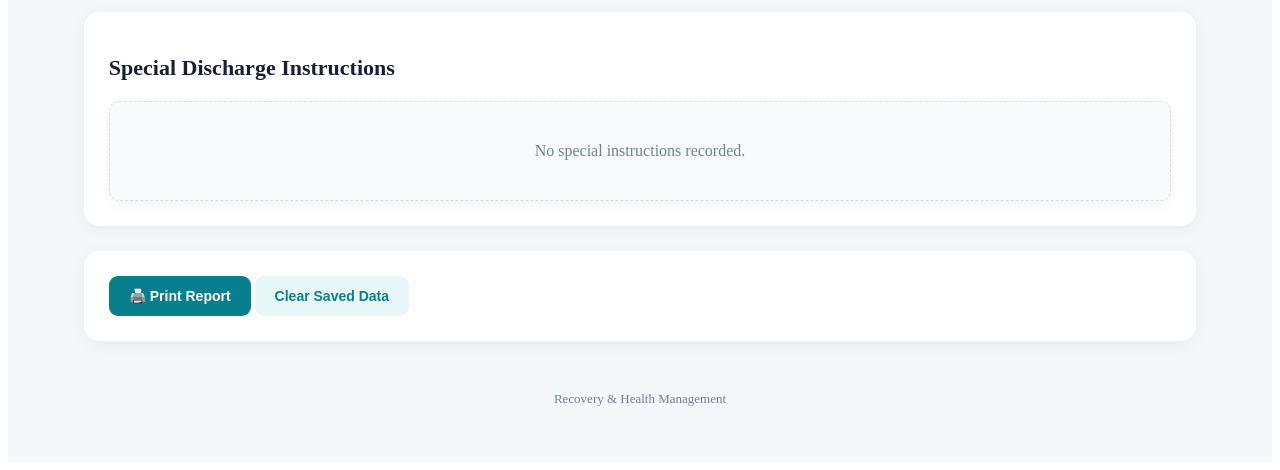
<file: reports.html>
<!DOCTYPE html>
<html lang="en">

<head>

    <meta charset="UTF-8">

    <meta name="viewport"
          content="width=device-width, initial-scale=1.0">

    <title>Reports & History</title>

    <link rel="stylesheet" href="style.css">

</head>

<body>

    <div class="health-page">

        <!-- Header -->

        <div class="page-header">

            <h1>📑 Reports & History</h1>

            <p>
                View your saved health information
                and recovery history
            </p>

        </div>


        <!-- Navigation -->

        <div class="health-nav">

            <a href="medications.html">
                💊 Medications
            </a>

            <a href="discharge.html">
                🏥 Discharge
            </a>

            <a href="daily-check.html">
                📝 Daily Check
            </a>

            <a href="alerts.html">
                ⚠️ Alerts
            </a>

            <a href="recovery.html">
                📊 Recovery
            </a>

            <a href="reports.html" class="active">
                📑 Reports
            </a>

        </div>


        <!-- Patient Information -->

        <div class="health-card">

            <h2>Patient Information</h2>

            <div class="dashboard-grid">

                <div class="dashboard-card">

                    <div class="card-icon">
                        👤
                    </div>

                    <h3>Patient Name</h3>

                    <div class="value"
                         id="patientName">
                        Not Available
                    </div>

                </div>


                <div class="dashboard-card">

                    <div class="card-icon">
                        👨‍⚕️
                    </div>

                    <h3>Doctor</h3>

                    <div class="value"
                         id="doctorName">
                        Not Available
                    </div>

                </div>


                <div class="dashboard-card">

                    <div class="card-icon">
                        📅
                    </div>

                    <h3>Discharge Date</h3>

                    <div class="value"
                         id="dischargeDate">
                        Not Available
                    </div>

                </div>


                <div class="dashboard-card">

                    <div class="card-icon">
                        📋
                    </div>

                    <h3>Follow-up Date</h3>

                    <div class="value"
                         id="followupDate">
                        Not Available
                    </div>

                </div>

            </div>

        </div>


        <!-- Latest Health Report -->

        <div class="health-card">

            <h2>Latest Health Report</h2>

            <div class="table-container">

                <table class="health-table">

                    <thead>

                        <tr>

                            <th>Information</th>

                            <th>Details</th>

                        </tr>

                    </thead>


                    <tbody>

                        <tr>

                            <td>Health Check Date</td>

                            <td id="checkDate">
                                Not Available
                            </td>

                        </tr>


                        <tr>

                            <td>Temperature</td>

                            <td id="temperature">
                                Not Available
                            </td>

                        </tr>


                        <tr>

                            <td>Pain Level</td>

                            <td id="painLevel">
                                Not Available
                            </td>

                        </tr>


                        <tr>

                            <td>Sleep Quality</td>

                            <td id="sleepQuality">
                                Not Available
                            </td>

                        </tr>


                        <tr>

                            <td>Appetite</td>

                            <td id="appetite">
                                Not Available
                            </td>

                        </tr>


                        <tr>

                            <td>Energy Level</td>

                            <td id="energyLevel">
                                Not Available
                            </td>

                        </tr>


                        <tr>

                            <td>Overall Health</td>

                            <td id="healthStatus">
                                Not Available
                            </td>

                        </tr>

                    </tbody>

                </table>

            </div>

        </div>


        <!-- Symptoms -->

        <div class="health-card">

            <h2>Symptoms</h2>

            <div class="empty-message"
                 id="symptoms">

                No symptoms recorded.

            </div>

        </div>


        <!-- Additional Notes -->

        <div class="health-card">

            <h2>Additional Notes</h2>

            <div class="empty-message"
                 id="notes">

                No additional notes recorded.

            </div>

        </div>


        <!-- Discharge Instructions -->

        <div class="health-card">

            <h2>Special Discharge Instructions</h2>

            <div class="empty-message"
                 id="specialInstructions">

                No special instructions recorded.

            </div>

        </div>


        <!-- Actions -->

        <div class="health-card">

            <button
                class="health-button"
                onclick="printReport()">

                🖨️ Print Report

            </button>

            <button
                class="health-button secondary-button"
                onclick="clearReport()">

                Clear Saved Data

            </button>

        </div>


        <!-- Footer -->

        <div class="health-footer">

            Recovery & Health Management

        </div>

    </div>


    <script src="reports.js"></script>

</body>

</html>
</file>
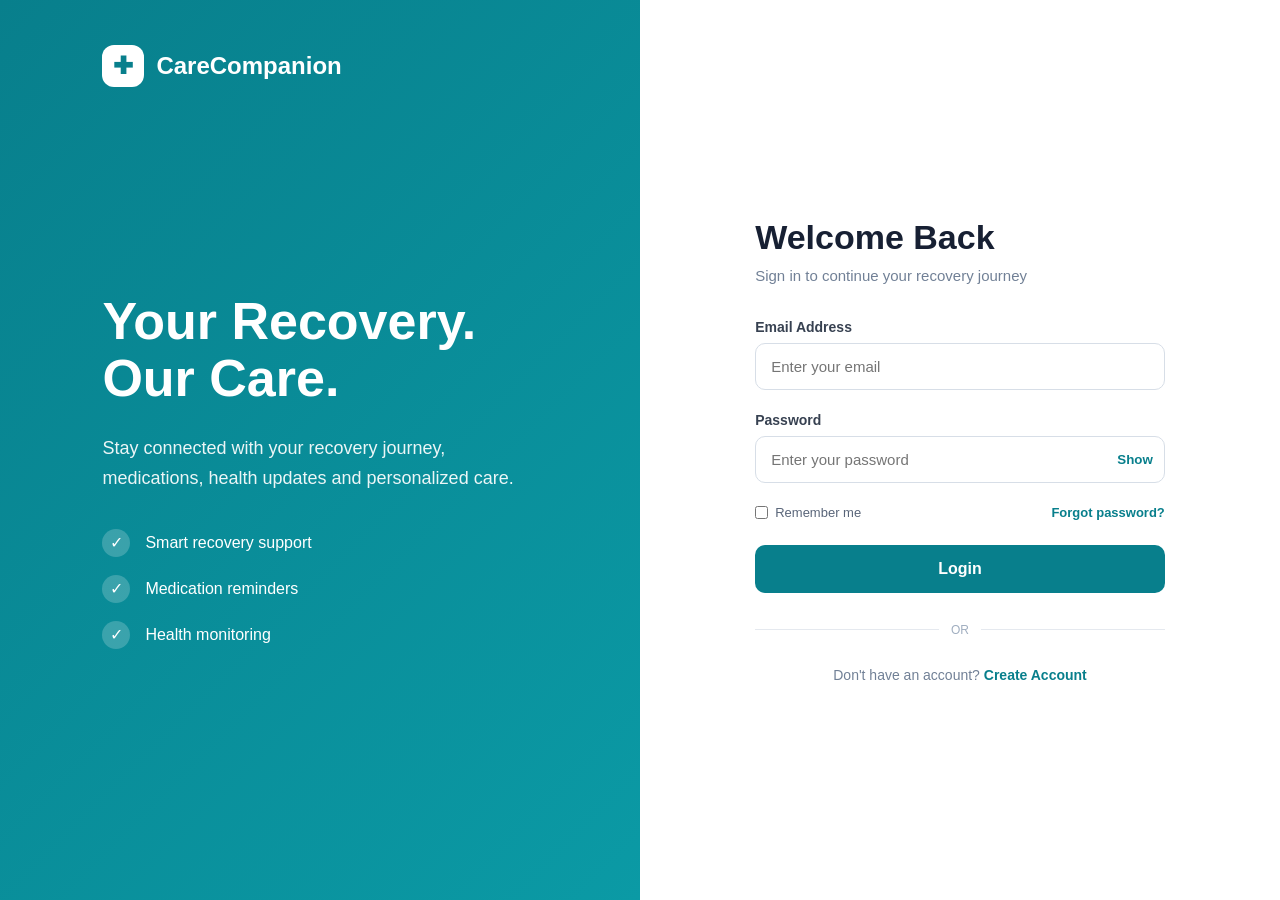
<file: settings.html>
<!DOCTYPE html>
<html lang="en">

<head>

    <meta charset="UTF-8">

    <meta name="viewport"
          content="width=device-width, initial-scale=1.0">

    <title>Settings | CareCompanion</title>

    <link rel="stylesheet"
          href="./css/settings.css">

</head>

<body>


    <!-- =========================================
         HEADER
    ========================================== -->

    <header class="settings-header">

        <button
            type="button"
            id="backBtn"
            class="back-btn">

            ← Back

        </button>

        <div>

            <span class="header-label">
                CARECOMPANION
            </span>

            <h1>
                Settings
            </h1>

        </div>

    </header>



    <!-- =========================================
         MAIN CONTENT
    ========================================== -->

    <main class="settings-container">


        <!-- =========================================
             NOTIFICATION SETTINGS
        ========================================== -->

        <section class="settings-card">

            <div class="card-heading">

                <div class="setting-icon">
                    🔔
                </div>

                <div>

                    <h2>
                        Notifications
                    </h2>

                    <p>
                        Control how CareCompanion
                        keeps you informed.
                    </p>

                </div>

            </div>


            <!-- GENERAL NOTIFICATIONS -->

            <div class="setting-row">

                <div class="setting-info">

                    <strong>
                        Notifications
                    </strong>

                    <span>
                        Receive important recovery updates.
                    </span>

                </div>

                <label class="switch">

                    <input
                        type="checkbox"
                        id="notificationToggle">

                    <span class="slider"></span>

                </label>

            </div>


            <!-- MEDICATION REMINDERS -->

            <div class="setting-row">

                <div class="setting-info">

                    <strong>
                        Medication Reminders
                    </strong>

                    <span>
                        Receive reminders for scheduled medications.
                    </span>

                </div>

                <label class="switch">

                    <input
                        type="checkbox"
                        id="medicationToggle">

                    <span class="slider"></span>

                </label>

            </div>

        </section>



        <!-- =========================================
             APPEARANCE
        ========================================== -->

        <section class="settings-card">

            <div class="card-heading">

                <div class="setting-icon">
                    🎨
                </div>

                <div>

                    <h2>
                        Appearance
                    </h2>

                    <p>
                        Choose how CareCompanion looks.
                    </p>

                </div>

            </div>


            <div class="setting-row">

                <div class="setting-info">

                    <strong>
                        Dark Mode
                    </strong>

                    <span>
                        Use a darker appearance for the interface.
                    </span>

                </div>

                <label class="switch">

                    <input
                        type="checkbox"
                        id="darkModeToggle">

                    <span class="slider"></span>

                </label>

            </div>

        </section>



        <!-- =========================================
             ACCOUNT
        ========================================== -->

        <section class="settings-card">

            <div class="card-heading">

                <div class="setting-icon">
                    🔒
                </div>

                <div>

                    <h2>
                        Account
                    </h2>

                    <p>
                        Manage your CareCompanion account.
                    </p>

                </div>

            </div>


            <div class="account-info">

                <span>
                    Logged in as
                </span>

                <strong id="accountEmail">
                    -
                </strong>

            </div>

        </section>



        <!-- =========================================
             SAVE BUTTON
        ========================================== -->

        <button
            type="button"
            id="saveSettings"
            class="save-settings">

            💾 Save Settings

        </button>


        <!-- SUCCESS MESSAGE -->

        <p
            id="saveMessage"
            class="save-message">

        </p>

    </main>


    <script src="./js/settings.js"></script>

</body>

</html>
</file>
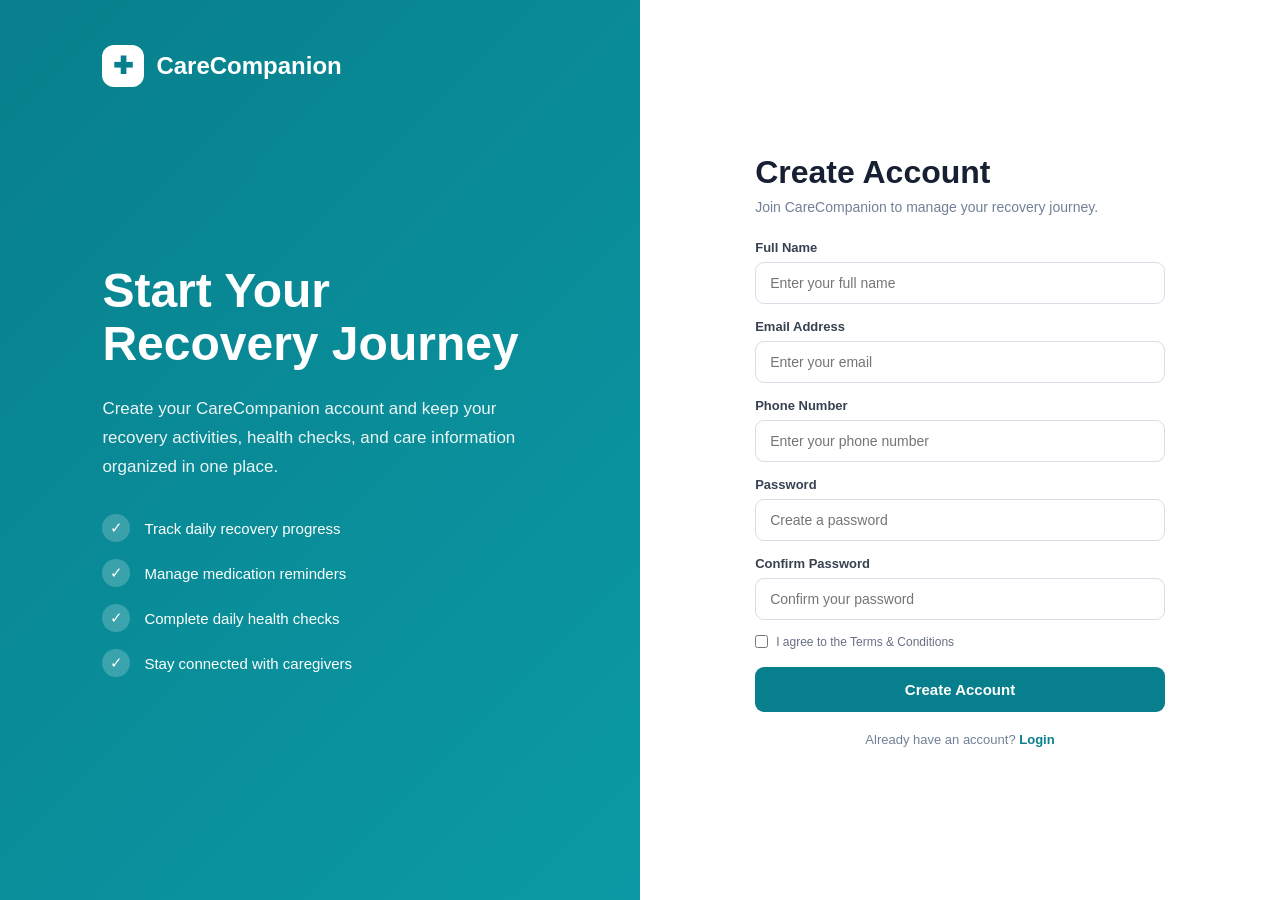
<file: signup.html>
<!DOCTYPE html>
<html lang="en">

<head>

    <meta charset="UTF-8">

    <meta name="viewport"
          content="width=device-width, initial-scale=1.0">

    <title>Create Account | CareCompanion</title>

    <link rel="stylesheet"
          href="./css/signup.css">

</head>


<body>


    <div class="signup-container">


        <!-- =====================================
             LEFT INFORMATION SIDE
        ====================================== -->

        <section class="signup-info">


            <!-- BRAND -->

            <div class="brand">

                <div class="brand-icon">
                    ✚
                </div>

                <span>
                    CareCompanion
                </span>

            </div>


            <!-- INFORMATION -->

            <div class="info-content">

                <h1>
                    Start Your Recovery Journey
                </h1>

                <p>
                    Create your CareCompanion account
                    and keep your recovery activities,
                    health checks, and care information
                    organized in one place.
                </p>


                <!-- BENEFITS -->

                <div class="benefits">


                    <div class="benefit">

                        <span>✓</span>

                        <p>
                            Track daily recovery progress
                        </p>

                    </div>


                    <div class="benefit">

                        <span>✓</span>

                        <p>
                            Manage medication reminders
                        </p>

                    </div>


                    <div class="benefit">

                        <span>✓</span>

                        <p>
                            Complete daily health checks
                        </p>

                    </div>


                    <div class="benefit">

                        <span>✓</span>

                        <p>
                            Stay connected with caregivers
                        </p>

                    </div>


                </div>

            </div>

        </section>



        <!-- =====================================
             RIGHT SIGNUP SIDE
        ====================================== -->

        <section class="signup-box">


            <!-- HEADER -->

            <div class="signup-header">

                <h2>
                    Create Account
                </h2>

                <p>
                    Join CareCompanion to manage
                    your recovery journey.
                </p>

            </div>



            <!-- SIGNUP FORM -->

            <form id="signupForm">


                <!-- FULL NAME -->

                <div class="input-group">

                    <label for="name">
                        Full Name
                    </label>

                    <input
                        type="text"
                        id="name"
                        name="name"
                        placeholder="Enter your full name"
                        required
                    >

                </div>



                <!-- EMAIL -->

                <div class="input-group">

                    <label for="email">
                        Email Address
                    </label>

                    <input
                        type="email"
                        id="email"
                        name="email"
                        placeholder="Enter your email"
                        required
                    >

                </div>



                <!-- PHONE -->

                <div class="input-group">

                    <label for="phone">
                        Phone Number
                    </label>

                    <input
                        type="tel"
                        id="phone"
                        name="phone"
                        placeholder="Enter your phone number"
                        required
                    >

                </div>



                <!-- PASSWORD -->

                <div class="input-group">

                    <label for="password">
                        Password
                    </label>

                    <div class="password-box">

                        <input
                            type="password"
                            id="password"
                            name="password"
                            placeholder="Create a password"
                            required
                        >

                    </div>

                </div>



                <!-- CONFIRM PASSWORD -->

                <div class="input-group">

                    <label for="confirmPassword">
                        Confirm Password
                    </label>

                    <div class="password-box">

                        <input
                            type="password"
                            id="confirmPassword"
                            name="confirmPassword"
                            placeholder="Confirm your password"
                            required
                        >

                    </div>

                </div>



                <!-- TERMS -->

                <label class="terms">

                    <input
                        type="checkbox"
                        id="terms"
                        required
                    >

                    <span>
                        I agree to the Terms & Conditions
                    </span>

                </label>



                <!-- SIGNUP BUTTON -->

                <button
                    type="submit"
                    class="signup-button">

                    Create Account

                </button>


            </form>



            <!-- LOGIN -->

            <p class="login-link">

                Already have an account?

                <a href="login.html">
                    Login
                </a>

            </p>


        </section>


    </div>



    <!-- JAVASCRIPT -->

    <script src="./js/signup.js"></script>


</body>

</html>
</file>
<file: css/style.css>
/* =========================================
   CARECOMPANION - GLOBAL STYLES
   ========================================= */

* {
    margin: 0;
    padding: 0;
    box-sizing: border-box;
}

html {
    scroll-behavior: smooth;
}

body {
    font-family: Arial, Helvetica, sans-serif;
    min-height: 100vh;
}


/* =========================================
   SPLASH SCREEN
   ========================================= */

.splash-screen {
    min-height: 100vh;

    display: flex;
    flex-direction: column;
    justify-content: center;
    align-items: center;

    text-align: center;

    padding: 30px;

    background: linear-gradient(
        135deg,
        #eef8ff,
        #ffffff,
        #eaf7f4
    );

    overflow: hidden;
}


/* =========================================
   LOGO
   ========================================= */

.logo-container {
    margin-bottom: 25px;

    animation: logoAppear 1s ease forwards;
}

.logo {
    width: 100px;
    height: 100px;

    border-radius: 28px;

    display: flex;
    justify-content: center;
    align-items: center;

    background: linear-gradient(
        135deg,
        #0f9d8a,
        #1479c9
    );

    box-shadow:
        0 15px 35px rgba(20, 121, 201, 0.25);

    position: relative;
}


/* Healthcare cross */

.logo-cross {
    color: white;

    font-size: 70px;
    font-weight: bold;

    line-height: 1;

    transform: rotate(0deg);

    text-shadow:
        0 3px 10px rgba(0, 0, 0, 0.15);
}


/* =========================================
   APP NAME
   ========================================= */

.app-name {
    font-size: 42px;

    font-weight: 700;

    letter-spacing: -1px;

    color: #12344d;

    margin-bottom: 12px;

    animation: fadeUp 1s ease 0.2s both;
}


/* =========================================
   TAGLINE
   ========================================= */

.tagline {
    max-width: 500px;

    font-size: 17px;

    line-height: 1.6;

    color: #607d8b;

    animation: fadeUp 1s ease 0.4s both;
}


/* =========================================
   LOADING
   ========================================= */

.loading-container {
    width: 220px;
    height: 5px;

    background: #dbe8ef;

    border-radius: 20px;

    overflow: hidden;

    margin-top: 45px;

    animation: fadeUp 1s ease 0.6s both;
}

.loading-bar {
    height: 100%;

    width: 0%;

    border-radius: 20px;

    background: linear-gradient(
        90deg,
        #0f9d8a,
        #1479c9
    );

    animation: loading 2.7s linear forwards;
}


.loading-text {
    margin-top: 15px;

    font-size: 13px;

    color: #78909c;

    animation: fadeUp 1s ease 0.8s both;
}


/* =========================================
   ANIMATIONS
   ========================================= */

@keyframes logoAppear {

    0% {
        opacity: 0;
        transform: scale(0.5) rotate(-15deg);
    }

    70% {
        transform: scale(1.08) rotate(3deg);
    }

    100% {
        opacity: 1;
        transform: scale(1) rotate(0);
    }
}


@keyframes fadeUp {

    0% {
        opacity: 0;
        transform: translateY(20px);
    }

    100% {
        opacity: 1;
        transform: translateY(0);
    }
}


@keyframes loading {

    0% {
        width: 0%;
    }

    100% {
        width: 100%;
    }
}


/* =========================================
   RESPONSIVE DESIGN
   ========================================= */

@media (max-width: 600px) {

    .splash-screen {
        padding: 20px;
    }

    .logo {
        width: 85px;
        height: 85px;
        border-radius: 24px;
    }

    .logo-cross {
        font-size: 58px;
    }

    .app-name {
        font-size: 32px;
    }

    .tagline {
        font-size: 15px;
        max-width: 330px;
    }

    .loading-container {
        width: 180px;
    }
}
</file>
<file: style.css>
/* =========================
   MEDICATION REMINDER
   MEMBER 2
========================= */

.medication-container {
    max-width: 1100px;
    margin: 0 auto;
    padding: 40px 30px;
}


/* =========================
   PAGE HEADER
========================= */

.medication-header {
    margin-bottom: 30px;
}

.medication-header h1 {
    font-size: 36px;
    color: #172033;
    margin-bottom: 10px;
}

.medication-header p {
    color: #718096;
    font-size: 16px;
}


/* =========================
   ADD MEDICINE CARD
========================= */

.medicine-form-card {
    background: white;
    padding: 30px;
    border-radius: 14px;

    box-shadow:
        0 4px 15px rgba(0, 0, 0, 0.06);

    margin-bottom: 30px;
}

.medicine-form-card h2 {
    color: #172033;
    font-size: 24px;
    margin-bottom: 25px;
}


/* =========================
   FORM
========================= */

.medication-container
.medicine-form-card
.input-group {
    margin-bottom: 20px;
}

.medication-container
.medicine-form-card
.input-group label {
    display: block;

    font-size: 14px;
    font-weight: 600;

    margin-bottom: 8px;

    color: #374151;
}

.medication-container
.medicine-form-card
.input-group input,
.medication-container
.medicine-form-card
.input-group select {

    width: 100%;

    padding: 13px 14px;

    border: 1px solid #d7dee7;

    border-radius: 10px;

    outline: none;

    font-size: 15px;

    background: white;

    transition: 0.3s;
}

.medication-container
.medicine-form-card
.input-group input:focus,
.medication-container
.medicine-form-card
.input-group select:focus {

    border-color: #0b9aa5;

    box-shadow:
        0 0 0 3px rgba(11, 154, 165, 0.1);
}


/* =========================
   FORM ROW
========================= */

.medication-container .form-row {

    display: grid;

    grid-template-columns: 1fr 1fr;

    gap: 20px;
}


/* =========================
   ADD BUTTON
========================= */

.add-medicine-button {

    width: 100%;

    padding: 14px;

    border: none;

    border-radius: 10px;

    background: #087f8c;

    color: white;

    font-size: 16px;

    font-weight: 600;

    cursor: pointer;

    transition: 0.3s;
}

.add-medicine-button:hover {

    background: #066b76;

    transform: translateY(-1px);

    box-shadow:
        0 8px 20px rgba(8, 127, 140, 0.2);
}


/* =========================
   MEDICINE SECTION
========================= */

.medicine-section {

    margin-top: 30px;
}

.medicine-section h2 {

    color: #172033;

    font-size: 24px;

    margin-bottom: 20px;
}


/* =========================
   MEDICINE CARD
========================= */

.medicine-card {

    background: white;

    padding: 22px;

    border-radius: 12px;

    margin-bottom: 15px;

    box-shadow:
        0 4px 12px rgba(0, 0, 0, 0.06);

    border-left: 4px solid #087f8c;

    transition: 0.3s;
}

.medicine-card:hover {

    transform: translateY(-2px);

    box-shadow:
        0 8px 20px rgba(0, 0, 0, 0.08);
}


/* =========================
   MEDICINE NAME
========================= */

.medicine-card h3 {

    color: #087f8c;

    font-size: 20px;

    margin-bottom: 12px;
}


/* =========================
   MEDICINE DETAILS
========================= */

.medicine-details {

    display: grid;

    grid-template-columns:
        repeat(3, 1fr);

    gap: 15px;

    margin-bottom: 15px;
}

.medicine-detail {

    background: #f4f8fb;

    padding: 12px;

    border-radius: 8px;
}

.medicine-detail span {

    display: block;

    font-size: 12px;

    color: #718096;

    margin-bottom: 5px;
}

.medicine-detail strong {

    color: #1f2937;

    font-size: 14px;
}


/* =========================
   MEDICINE BUTTONS
========================= */

.medicine-actions {

    display: flex;

    gap: 10px;

    margin-top: 15px;
}

.taken-button {

    padding: 9px 18px;

    border: none;

    border-radius: 8px;

    background: #087f8c;

    color: white;

    font-weight: 600;

    cursor: pointer;
}

.taken-button:hover {

    background: #066b76;
}


.delete-medicine-button {

    padding: 9px 18px;

    border: none;

    border-radius: 8px;

    background: #dc2626;

    color: white;

    font-weight: 600;

    cursor: pointer;
}

.delete-medicine-button:hover {

    background: #b91c1c;
}


/* =========================
   EMPTY MESSAGE
========================= */

.empty-message {

    background: white;

    padding: 30px;

    text-align: center;

    border-radius: 12px;

    color: #718096;

    box-shadow:
        0 4px 12px rgba(0, 0, 0, 0.05);
}


/* =========================
   ANIMATION
========================= */

.medication-container {

    animation:
        medicationFadeIn 0.6s ease;
}

@keyframes medicationFadeIn {

    from {
        opacity: 0;
        transform: translateY(15px);
    }

    to {
        opacity: 1;
        transform: translateY(0);
    }
}


/* =========================
   RESPONSIVE
========================= */

@media (max-width: 700px) {

    .medication-container {

        padding: 25px 20px;
    }

    .medication-header h1 {

        font-size: 30px;
    }

    .medication-container .form-row {

        grid-template-columns: 1fr;
    }

    .medicine-details {

        grid-template-columns: 1fr;
    }
}


@media (max-width: 500px) {

    .medicine-form-card {

        padding: 20px;
    }

    .medication-header h1 {

        font-size: 27px;
    }

    .medicine-actions {

        flex-direction: column;
    }

    .taken-button,
    .delete-medicine-button {

        width: 100%;
    }
}
/* =========================================================
   HEALTHCARE PAGES
   Recovery & Health Management
========================================================= */


/* =========================
   COMMON PAGE
========================= */

.health-page {
    min-height: 100vh;
    background: #f4f8fb;
    padding: 30px 6%;
}


/* =========================
   PAGE HEADER
========================= */

.page-header {
    background: linear-gradient(135deg, #087f8c, #0b9aa5);
    color: white;

    padding: 25px 30px;

    border-radius: 15px;

    margin-bottom: 25px;

    box-shadow: 0 5px 15px rgba(8, 127, 140, 0.15);
}

.page-header h1 {
    font-size: 30px;
    margin-bottom: 8px;
}

.page-header p {
    font-size: 15px;
    opacity: 0.9;
}


/* =========================
   NAVIGATION
========================= */

.health-nav {
    display: flex;
    gap: 10px;

    background: white;

    padding: 12px 15px;

    border-radius: 12px;

    margin-bottom: 25px;

    box-shadow: 0 3px 12px rgba(0, 0, 0, 0.06);

    flex-wrap: wrap;
}

.health-nav a {
    text-decoration: none;

    color: #596579;

    padding: 10px 15px;

    border-radius: 8px;

    font-size: 14px;
    font-weight: 600;

    transition: 0.3s;
}

.health-nav a:hover {
    background: #e8f7f8;
    color: #087f8c;
}

.health-nav a.active {
    background: #087f8c;
    color: white;
}


/* =========================
   MAIN CARD
========================= */

.health-card {
    background: white;

    padding: 25px;

    border-radius: 15px;

    margin-bottom: 25px;

    box-shadow: 0 3px 15px rgba(0, 0, 0, 0.06);
}

.health-card h2 {
    color: #172033;

    font-size: 22px;

    margin-bottom: 20px;
}

.health-card h3 {
    color: #087f8c;

    font-size: 18px;

    margin-bottom: 12px;
}

.health-card p {
    color: #596579;

    line-height: 1.6;
}


/* =========================
   FORM
========================= */

.health-form {
    display: grid;

    grid-template-columns: repeat(2, 1fr);

    gap: 20px;
}

.health-input {
    display: flex;

    flex-direction: column;
}

.health-input label {
    font-size: 14px;

    font-weight: 600;

    color: #374151;

    margin-bottom: 8px;
}

.health-input input,
.health-input select,
.health-input textarea {
    width: 100%;

    padding: 13px 14px;

    border: 1px solid #d7dee7;

    border-radius: 9px;

    outline: none;

    font-size: 14px;

    font-family: Arial, Helvetica, sans-serif;

    transition: 0.3s;
}

.health-input textarea {
    min-height: 100px;

    resize: vertical;
}

.health-input input:focus,
.health-input select:focus,
.health-input textarea:focus {
    border-color: #0b9aa5;

    box-shadow:
        0 0 0 3px rgba(11, 154, 165, 0.1);
}


/* Full Width Form Element */

.full-width {
    grid-column: 1 / -1;
}


/* =========================
   BUTTONS
========================= */

.health-button {
    padding: 12px 20px;

    border: none;

    border-radius: 9px;

    background: #087f8c;

    color: white;

    font-size: 14px;

    font-weight: 600;

    cursor: pointer;

    transition: 0.3s;
}

.health-button:hover {
    background: #066b76;

    transform: translateY(-1px);

    box-shadow:
        0 6px 15px rgba(8, 127, 140, 0.2);
}

.secondary-button {
    background: #e8f7f8;

    color: #087f8c;
}

.secondary-button:hover {
    background: #d5f0f2;
}


/* =========================
   DISCHARGE INSTRUCTIONS
========================= */

.instruction-list {
    display: flex;

    flex-direction: column;

    gap: 15px;
}

.instruction-item {
    display: flex;

    align-items: flex-start;

    gap: 15px;

    padding: 18px;

    background: #f8fbfc;

    border-left: 4px solid #0b9aa5;

    border-radius: 8px;
}

.instruction-number {
    min-width: 32px;

    height: 32px;

    background: #087f8c;

    color: white;

    border-radius: 50%;

    display: flex;

    align-items: center;

    justify-content: center;

    font-weight: bold;
}

.instruction-item h3 {
    margin-bottom: 5px;
}

.instruction-item p {
    font-size: 14px;
}


/* =========================
   DAILY HEALTH CHECK
========================= */

.check-list {
    display: flex;

    flex-direction: column;

    gap: 12px;
}

.check-item {
    display: flex;

    justify-content: space-between;

    align-items: center;

    padding: 16px;

    background: #f8fbfc;

    border: 1px solid #e2e8f0;

    border-radius: 10px;
}

.check-item label {
    font-weight: 600;

    color: #374151;
}

.check-options {
    display: flex;

    gap: 15px;
}

.check-options label {
    font-size: 13px;

    font-weight: normal;

    color: #596579;
}


/* =========================
   HEALTH STATUS
========================= */

.status {
    display: inline-block;

    padding: 6px 12px;

    border-radius: 20px;

    font-size: 12px;

    font-weight: 600;
}

.status-good {
    background: #dcfce7;

    color: #166534;
}

.status-warning {
    background: #fef3c7;

    color: #92400e;
}

.status-danger {
    background: #fee2e2;

    color: #991b1b;
}


/* =========================
   ALERTS
========================= */

.alert-list {
    display: flex;

    flex-direction: column;

    gap: 15px;
}

.alert {
    display: flex;

    align-items: flex-start;

    gap: 15px;

    padding: 18px;

    border-radius: 10px;

    border-left: 5px solid;
}

.alert-icon {
    font-size: 25px;
}

.alert h3 {
    margin-bottom: 5px;
}

.alert p {
    font-size: 14px;
}


/* Warning Alert */

.alert.warning {
    background: #fff8e1;

    border-color: #f59e0b;
}

.alert.warning h3 {
    color: #92400e;
}


/* Danger Alert */

.alert.danger {
    background: #fff1f2;

    border-color: #dc2626;
}

.alert.danger h3 {
    color: #991b1b;
}


/* Success Alert */

.alert.success {
    background: #ecfdf5;

    border-color: #16a34a;
}

.alert.success h3 {
    color: #166534;
}


/* =========================
   RECOVERY DASHBOARD
========================= */

.dashboard-grid {
    display: grid;

    grid-template-columns: repeat(4, 1fr);

    gap: 20px;

    margin-bottom: 25px;
}

.dashboard-card {
    background: white;

    padding: 22px;

    border-radius: 13px;

    box-shadow: 0 3px 12px rgba(0, 0, 0, 0.06);
}

.dashboard-card .card-icon {
    width: 45px;

    height: 45px;

    background: #e8f7f8;

    color: #087f8c;

    border-radius: 10px;

    display: flex;

    align-items: center;

    justify-content: center;

    font-size: 22px;

    margin-bottom: 15px;
}

.dashboard-card h3 {
    color: #718096;

    font-size: 13px;

    margin-bottom: 8px;
}

.dashboard-card .value {
    font-size: 28px;

    font-weight: 700;

    color: #172033;
}


/* =========================
   PROGRESS BAR
========================= */

.progress-container {
    margin-top: 15px;
}

.progress-bar {
    width: 100%;

    height: 10px;

    background: #e5e9ef;

    border-radius: 10px;

    overflow: hidden;
}

.progress {
    height: 100%;

    background: #087f8c;

    border-radius: 10px;

    transition: width 0.5s ease;
}

.progress-text {
    display: flex;

    justify-content: space-between;

    margin-bottom: 8px;

    font-size: 13px;

    color: #596579;
}


/* =========================
   REPORTS / HISTORY
========================= */

.table-container {
    width: 100%;

    overflow-x: auto;
}

.health-table {
    width: 100%;

    border-collapse: collapse;

    margin-top: 10px;
}

.health-table th {
    background: #087f8c;

    color: white;

    padding: 14px;

    text-align: left;

    font-size: 14px;
}

.health-table td {
    padding: 14px;

    border-bottom: 1px solid #e5e9ef;

    color: #596579;

    font-size: 14px;
}

.health-table tr:hover {
    background: #f8fbfc;
}


/* =========================
   EMPTY MESSAGE
========================= */

.empty-message {
    text-align: center;

    padding: 40px 20px;

    color: #718096;

    background: #f8fbfc;

    border-radius: 10px;

    border: 1px dashed #d7dee7;
}


/* =========================
   SUCCESS MESSAGE
========================= */

.success-message {
    padding: 14px 18px;

    background: #ecfdf5;

    color: #166534;

    border: 1px solid #bbf7d0;

    border-radius: 9px;

    margin-bottom: 20px;

    font-size: 14px;
}


/* =========================
   ERROR MESSAGE
========================= */

.error-message {
    padding: 14px 18px;

    background: #fff1f2;

    color: #991b1b;

    border: 1px solid #fecdd3;

    border-radius: 9px;

    margin-bottom: 20px;

    font-size: 14px;
}


/* =========================
   TWO COLUMN LAYOUT
========================= */

.two-column {
    display: grid;

    grid-template-columns: 2fr 1fr;

    gap: 25px;
}


/* =========================
   RECENT ACTIVITY
========================= */

.activity-list {
    display: flex;

    flex-direction: column;

    gap: 15px;
}

.activity-item {
    display: flex;

    align-items: center;

    gap: 15px;

    padding: 14px;

    border-bottom: 1px solid #e5e9ef;
}

.activity-icon {
    width: 38px;

    height: 38px;

    border-radius: 50%;

    background: #e8f7f8;

    color: #087f8c;

    display: flex;

    align-items: center;

    justify-content: center;
}

.activity-item p {
    font-size: 14px;

    margin: 0;
}

.activity-time {
    font-size: 12px;

    color: #9ca3af;

    margin-top: 3px;
}


/* =========================
   FOOTER
========================= */

.health-footer {
    text-align: center;

    padding: 25px;

    color: #718096;

    font-size: 13px;
}


/* =========================================================
   RESPONSIVE DESIGN
========================================================= */

@media (max-width: 1000px) {

    .dashboard-grid {
        grid-template-columns: repeat(2, 1fr);
    }

    .two-column {
        grid-template-columns: 1fr;
    }
}


@media (max-width: 700px) {

    .health-page {
        padding: 20px;
    }

    .page-header {
        padding: 22px;
    }

    .page-header h1 {
        font-size: 25px;
    }

    .health-form {
        grid-template-columns: 1fr;
    }

    .full-width {
        grid-column: auto;
    }

    .dashboard-grid {
        grid-template-columns: 1fr;
    }

    .health-nav {
        flex-direction: column;
    }

    .health-nav a {
        text-align: center;
    }

    .check-item {
        flex-direction: column;

        align-items: flex-start;

        gap: 12px;
    }

    .check-options {
        width: 100%;

        justify-content: space-between;
    }
}


@media (max-width: 500px) {

    .health-page {
        padding: 15px;
    }

    .health-card {
        padding: 18px;
    }

    .page-header h1 {
        font-size: 22px;
    }

    .page-header p {
        font-size: 13px;
    }

    .health-table th,
    .health-table td {
        padding: 10px;

        font-size: 12px;
    }
}
</file>
<file: css/dashboard.css>
/* ============================================
   CARECOMPANION DASHBOARD
   MEMBER 1 - DASHBOARD + NAVIGATION
============================================ */


/* ============================================
   RESET
============================================ */

* {
    margin: 0;
    padding: 0;
    box-sizing: border-box;
}

html {
    scroll-behavior: smooth;
}

body {
    font-family: Arial, Helvetica, sans-serif;
    background: #f5f9fb;
    color: #172033;
    min-height: 100vh;
}


/* ============================================
   SIDEBAR
============================================ */

.sidebar {
    position: fixed;
    left: 0;
    top: 0;
    bottom: 0;

    width: 250px;

    background: #ffffff;

    border-right: 1px solid #e4ecef;

    display: flex;
    flex-direction: column;

    padding: 24px 15px;

    z-index: 1000;

    box-shadow:
        4px 0 20px rgba(30, 60, 70, 0.05);
}


/* ============================================
   BRAND
============================================ */

.brand {
    display: flex;
    align-items: center;

    gap: 11px;

    padding: 5px 10px 32px;
}

.brand h2 {
    color: #087f8c;

    font-size: 19px;

    line-height: 1.2;
}

.brand span {
    display: block;

    margin-top: 3px;

    color: #8993a4;

    font-size: 10px;
}


.brand-icon {
    width: 40px;
    height: 40px;

    display: flex;
    align-items: center;
    justify-content: center;

    flex-shrink: 0;

    background: linear-gradient(
        135deg,
        #087f8c,
        #19a3a3
    );

    color: white;

    border-radius: 11px;

    font-size: 20px;

    box-shadow:
        0 7px 18px rgba(8, 127, 140, 0.20);
}


/* ============================================
   NAVIGATION
============================================ */

.sidebar-nav {
    display: flex;
    flex-direction: column;

    gap: 7px;
}


.nav-item {
    display: flex;
    align-items: center;

    gap: 13px;

    padding: 12px 13px;

    border-radius: 10px;

    text-decoration: none;

    color: #667085;

    font-size: 14px;

    transition:
        background 0.25s ease,
        color 0.25s ease,
        transform 0.25s ease;
}


.nav-item > span:first-child {
    width: 22px;

    text-align: center;

    font-size: 17px;
}


.nav-item:hover {
    background: #edf8f9;

    color: #087f8c;

    transform: translateX(2px);
}


.nav-item.active {
    background: linear-gradient(
        90deg,
        #e5f7f8,
        #f1fbfb
    );

    color: #087f8c;

    font-weight: 600;

    box-shadow:
        inset 3px 0 0 #087f8c;
}


/* ============================================
   LOGOUT AREA
============================================ */

.sidebar-bottom {
    margin-top: auto;

    padding-top: 15px;

    border-top: 1px solid #edf0f3;
}


.logout-btn {
    width: 100%;

    display: flex;
    align-items: center;

    gap: 13px;

    padding: 12px 13px;

    border: none;

    border-radius: 10px;

    background: transparent;

    color: #667085;

    font-size: 14px;

    cursor: pointer;

    text-align: left;

    transition: all 0.25s ease;
}


.logout-btn:hover {
    background: #fff3f3;

    color: #d64545;
}


/* ============================================
   MAIN CONTENT
============================================ */

.main-content {
    margin-left: 250px;

    min-height: 100vh;

    padding: 0 35px 50px;

    max-width: 1600px;
}


/* ============================================
   HEADER
============================================ */

.top-header {
    min-height: 105px;

    display: flex;
    align-items: center;
    justify-content: space-between;

    padding: 25px 0;

    border-bottom: 1px solid #e8eef1;

    margin-bottom: 28px;
}


.welcome-text {
    color: #087f8c;

    font-size: 11px;

    font-weight: 700;

    margin-bottom: 7px;
}


.welcome-text span {
    font-weight: 800;
}


.top-header h1 {
    color: #162033;

    font-size: 30px;

    line-height: 1.2;

    letter-spacing: -0.7px;

    margin-bottom: 6px;
}


.header-description {
    color: #7b8794;

    font-size: 13px;
}


/* ============================================
   OVERVIEW
============================================ */

.overview-section {
    margin-bottom: 30px;
}


.section-heading {
    margin-bottom: 15px;
}


.section-heading h2 {
    color: #202b3d;

    font-size: 19px;

    margin-bottom: 5px;
}


.section-heading p {
    color: #7b8794;

    font-size: 12px;
}


.overview-grid {
    display: grid;

    grid-template-columns:
        repeat(3, 1fr);

    gap: 18px;
}


/* ============================================
   OVERVIEW CARD
============================================ */

.overview-card {
    min-height: 115px;

    display: flex;
    align-items: center;

    gap: 15px;

    padding: 20px;

    background: #ffffff;

    border: 1px solid #e4ecef;

    border-radius: 15px;

    box-shadow:
        0 5px 20px rgba(30, 70, 80, 0.035);

    transition: all 0.25s ease;
}


.overview-card:hover {
    transform: translateY(-3px);

    box-shadow:
        0 12px 28px rgba(30, 70, 80, 0.08);
}


.card-icon {
    width: 46px;
    height: 46px;

    flex-shrink: 0;

    display: flex;
    align-items: center;
    justify-content: center;

    border-radius: 12px;

    background: #e8f7f8;

    color: #087f8c;

    font-size: 19px;
}


.overview-card:nth-child(2)
.card-icon {
    background: #eaf8f2;

    color: #18865e;
}


.overview-card:nth-child(3)
.card-icon {
    background: #fff6df;

    color: #a87508;
}


.card-content {
    display: flex;
    flex-direction: column;

    gap: 5px;
}


.card-label {
    color: #8993a4;

    font-size: 11px;
}


.card-content h3 {
    color: #172033;

    font-size: 18px;
}


.card-content p {
    color: #7e8998;

    font-size: 11px;

    line-height: 1.4;
}


/* ============================================
   PROGRESS BAR
============================================ */

.progress-bar {
    width: 150px;

    height: 7px;

    margin-top: 3px;

    background: #edf2f3;

    border-radius: 20px;

    overflow: hidden;
}


.progress-fill {
    width: 0%;

    height: 100%;

    background: linear-gradient(
        90deg,
        #087f8c,
        #19a3a3
    );

    border-radius: 20px;

    transition: width 0.4s ease;
}


/* ============================================
   DASHBOARD SECTIONS
============================================ */

.dashboard-section {
    margin-bottom: 25px;
}


/* ============================================
   FEATURE CARD
============================================ */

.feature-card {
    padding: 24px;

    background: #ffffff;

    border: 1px solid #e4ecef;

    border-radius: 15px;

    box-shadow:
        0 5px 20px rgba(30, 70, 80, 0.035);
}


.feature-header {
    display: flex;
    align-items: center;

    gap: 15px;

    margin-bottom: 20px;
}


.feature-icon {
    width: 45px;
    height: 45px;

    display: flex;
    align-items: center;
    justify-content: center;

    flex-shrink: 0;

    border-radius: 12px;

    background: #e8f7f8;

    color: #087f8c;

    font-size: 19px;
}


.feature-header h2 {
    color: #202b3d;

    font-size: 18px;

    margin-bottom: 5px;
}


.feature-header p {
    color: #7b8794;

    font-size: 12px;
}


/* ============================================
   HEALTH CHECK
============================================ */

.health-check-body {
    display: flex;
    align-items: center;
    justify-content: space-between;

    gap: 20px;

    padding: 18px;

    background: #f8fbfc;

    border: 1px solid #e7eef0;

    border-radius: 12px;
}


.health-check-body h3 {
    color: #a87508;

    font-size: 16px;

    margin-top: 6px;
}


.primary-btn {
    display: inline-flex;

    align-items: center;
    justify-content: center;

    border: none;

    padding: 10px 17px;

    border-radius: 8px;

    background: linear-gradient(
        135deg,
        #087f8c,
        #159d9e
    );

    color: white;

    font-size: 11px;

    font-weight: 700;

    cursor: pointer;

    transition: all 0.25s ease;

    box-shadow:
        0 6px 15px rgba(8, 127, 140, 0.15);
}


.primary-btn:hover {
    transform: translateY(-2px);

    box-shadow:
        0 9px 20px rgba(8, 127, 140, 0.22);
}


.primary-btn:disabled {
    background: #d9e8e8;

    color: #5d7779;

    cursor: default;

    transform: none;

    box-shadow: none;
}


/* ============================================
   AI RECOVERY
============================================ */

.ai-card {
    background: linear-gradient(
        135deg,
        #ffffff,
        #f7fcfc
    );
}


.ai-body {
    padding: 18px;

    background: #f8fbfc;

    border-radius: 12px;

    border: 1px solid #e7eef0;
}


.ai-body p {
    color: #667085;

    font-size: 13px;

    line-height: 1.6;

    margin-bottom: 15px;
}


.secondary-btn {
    padding: 10px 16px;

    border: 1px solid #cce7e9;

    border-radius: 8px;

    background: #eef8f9;

    color: #087f8c;

    font-size: 11px;

    font-weight: 700;

    cursor: pointer;

    transition: all 0.25s ease;
}


.secondary-btn:hover {
    background: #dff3f4;

    transform: translateY(-2px);
}


/* ============================================
   PROGRESS HISTORY
============================================ */

.history-container {
    display: flex;
    flex-direction: column;

    gap: 10px;
}


.history-empty {
    display: flex;
    align-items: center;

    gap: 12px;

    padding: 22px;

    background: #ffffff;

    border: 1px solid #e4ecef;

    border-radius: 13px;

    color: #7b8794;

    font-size: 12px;
}


.history-empty span {
    width: 35px;
    height: 35px;

    display: flex;
    align-items: center;
    justify-content: center;

    border-radius: 9px;

    background: #eef8f9;

    color: #087f8c;

    font-size: 16px;
}


.history-item {
    display: flex;
    align-items: center;

    gap: 13px;

    padding: 15px;

    background: #ffffff;

    border: 1px solid #e4ecef;

    border-radius: 12px;
}


.history-icon {
    width: 35px;
    height: 35px;

    display: flex;
    align-items: center;
    justify-content: center;

    border-radius: 50%;

    background: #e8f8f1;

    color: #18865e;

    font-weight: bold;
}


.history-content {
    display: flex;
    flex-direction: column;

    gap: 4px;
}


.history-content strong {
    color: #202b3d;

    font-size: 12px;
}


.history-content span {
    color: #8993a4;

    font-size: 10px;
}


/* ============================================
   FOOTER
============================================ */

.dashboard-footer {
    padding-top: 10px;

    text-align: center;

    color: #9aa5b1;

    font-size: 10px;
}


/* ============================================
   TABLET
============================================ */

@media (max-width: 1000px) {

    .sidebar {
        width: 220px;
    }

    .main-content {
        margin-left: 220px;

        padding-left: 25px;
        padding-right: 25px;
    }

    .overview-grid {
        grid-template-columns: 1fr;
    }

}


/* ============================================
   MOBILE
============================================ */

@media (max-width: 650px) {

    .sidebar {
        position: fixed;

        top: auto;
        bottom: 0;

        left: 0;
        right: 0;

        width: 100%;

        height: 65px;

        padding: 4px;

        border-right: none;

        border-top: 1px solid #e4ecef;

        flex-direction: row;
    }


    .brand,
    .sidebar-bottom {
        display: none;
    }


    .sidebar-nav {
        width: 100%;

        flex-direction: row;

        justify-content: space-around;

        align-items: center;

        gap: 0;
    }


    .nav-item {
        flex-direction: column;

        justify-content: center;

        gap: 3px;

        padding: 7px 5px;

        font-size: 9px;
    }


    .nav-item > span:first-child {
        width: auto;

        font-size: 15px;
    }


    .nav-item:hover {
        transform: none;
    }


    .main-content {
        margin-left: 0;

        padding:
            0 15px 85px;
    }


    .top-header {
        padding: 22px 0;

        margin-bottom: 20px;
    }


    .top-header h1 {
        font-size: 24px;
    }


    .header-description {
        font-size: 11px;
    }


    .overview-grid {
        grid-template-columns: 1fr;

        gap: 10px;
    }


    .overview-card {
        min-height: 90px;

        padding: 15px;
    }


    .feature-card {
        padding: 18px;
    }


    .health-check-body {
        flex-direction: column;

        align-items: flex-start;
    }


    .primary-btn {
        width: 100%;
    }


    .ai-body {
        padding: 15px;
    }


    .secondary-btn {
        width: 100%;
    }


    .history-item {
        padding: 13px;
    }

}


/* ============================================
   SMALL MOBILE
============================================ */

@media (max-width: 390px) {

    .nav-item {
        font-size: 8px;
    }


    .nav-item > span:first-child {
        font-size: 14px;
    }


    .top-header h1 {
        font-size: 21px;
    }


    .card-content h3 {
        font-size: 16px;
    }

}
/* ============================================
   DARK MODE
============================================ */

body.dark-mode {
    background: #121826;
    color: #f1f5f9;
}


/* SIDEBAR */

body.dark-mode .sidebar {
    background: #182235;
    border-color: #2d3a4f;
}

body.dark-mode .brand h2 {
    color: #ffffff;
}

body.dark-mode .brand span {
    color: #94a3b8;
}

body.dark-mode .nav-item {
    color: #cbd5e1;
}

body.dark-mode .nav-item:hover {
    background: #24324a;
    color: #ffffff;
}

body.dark-mode .nav-item.active {
    background: #24324a;
    color: #7dd3fc;
}


/* MAIN HEADER */

body.dark-mode .top-header {
    border-bottom-color: #2d3a4f;
}

body.dark-mode .top-header h1 {
    color: #f8fafc;
}

body.dark-mode .welcome-text {
    color: #7dd3fc;
}

body.dark-mode .header-description {
    color: #94a3b8;
}


/* SECTION HEADINGS */

body.dark-mode .section-heading h2 {
    color: #f8fafc;
}

body.dark-mode .section-heading p {
    color: #94a3b8;
}


/* OVERVIEW CARDS */

body.dark-mode .overview-card {
    background: #1c2738;
    border-color: #334155;
}

body.dark-mode .card-label {
    color: #94a3b8;
}

body.dark-mode .card-content h3 {
    color: #f8fafc;
}

body.dark-mode .card-content p {
    color: #cbd5e1;
}


/* FEATURE CARDS */

body.dark-mode .feature-card {
    background: #1c2738;
    border-color: #334155;
}

body.dark-mode .feature-header h2 {
    color: #f8fafc;
}

body.dark-mode .feature-header p {
    color: #94a3b8;
}


/* HEALTH CHECK */

body.dark-mode .health-check-body {
    background: #243147;
    border-color: #334155;
}

body.dark-mode .health-check-body h3 {
    color: #fbbf24;
}


/* AI SECTION */

body.dark-mode .ai-card {
    background: #1c2738;
}

body.dark-mode .ai-body {
    background: #243147;
    border-color: #334155;
}

body.dark-mode .ai-body p {
    color: #cbd5e1;
}


/* HISTORY */

body.dark-mode .history-empty,
body.dark-mode .history-item {
    background: #1c2738;
    border-color: #334155;
}

body.dark-mode .history-content strong {
    color: #f8fafc;
}

body.dark-mode .history-content span {
    color: #94a3b8;
}

body.dark-mode .history-empty {
    color: #cbd5e1;
}


/* FOOTER */

body.dark-mode .dashboard-footer {
    color: #64748b;
}


/* MOBILE NAVIGATION */

@media (max-width: 650px) {

    body.dark-mode .sidebar {
        background: #182235;
        border-top-color: #334155;
    }

}
</file>
<file: css/login.css>
* {
    margin: 0;
    padding: 0;
    box-sizing: border-box;
}

body {
    font-family: Arial, Helvetica, sans-serif;
    min-height: 100vh;
    background: #f4f8fb;
    color: #1f2937;
}


/* Main Container */

.login-container {
    min-height: 100vh;
    display: flex;
}


/* =========================
   LEFT SIDE
========================= */

.login-info {
    width: 50%;
    min-height: 100vh;

    background: linear-gradient(
        135deg,
        #087f8c,
        #0b9aa5
    );

    color: white;

    padding: 45px 8%;

    display: flex;
    flex-direction: column;
}


/* Brand */

.brand {
    display: flex;
    align-items: center;
    gap: 12px;

    font-size: 24px;
    font-weight: 700;
}

.brand-icon {
    width: 42px;
    height: 42px;

    background: white;
    color: #087f8c;

    border-radius: 12px;

    display: flex;
    justify-content: center;
    align-items: center;

    font-size: 24px;
}


/* Information */

.info-content {
    margin-top: auto;
    margin-bottom: auto;

    max-width: 520px;
}

.info-content h1 {
    font-size: 52px;
    line-height: 1.1;
    margin-bottom: 25px;
}

.info-content > p {
    font-size: 18px;
    line-height: 1.7;

    opacity: 0.92;

    margin-bottom: 35px;
}


/* Features */

.features {
    display: flex;
    flex-direction: column;
    gap: 18px;
}

.feature {
    display: flex;
    align-items: center;
    gap: 15px;

    font-size: 16px;
}

.feature span {
    width: 28px;
    height: 28px;

    background: rgba(255,255,255,0.2);

    border-radius: 50%;

    display: flex;
    justify-content: center;
    align-items: center;
}

.feature p {
    margin: 0;
}


/* =========================
   RIGHT SIDE
========================= */

.login-box {
    width: 50%;
    min-height: 100vh;

    background: white;

    display: flex;
    flex-direction: column;
    justify-content: center;

    padding: 50px 9%;
}


/* Header */

.login-header {
    margin-bottom: 35px;
}

.login-header h2 {
    font-size: 34px;
    color: #172033;

    margin-bottom: 10px;
}

.login-header p {
    color: #718096;
    font-size: 15px;
}


/* =========================
   FORM
========================= */

.input-group {
    margin-bottom: 22px;
}

.input-group label {
    display: block;

    font-size: 14px;
    font-weight: 600;

    margin-bottom: 8px;

    color: #374151;
}

.input-group input {
    width: 100%;

    padding: 14px 15px;

    border: 1px solid #d7dee7;
    border-radius: 10px;

    outline: none;

    font-size: 15px;

    transition: 0.3s;
}

.input-group input:focus {
    border-color: #0b9aa5;

    box-shadow:
        0 0 0 3px rgba(11,154,165,0.1);
}


/* Password */

.password-box {
    position: relative;
}

.password-box input {
    padding-right: 65px;
}

.password-toggle {
    position: absolute;

    right: 12px;
    top: 50%;

    transform: translateY(-50%);

    border: none;
    background: transparent;

    color: #087f8c;

    font-weight: 600;

    cursor: pointer;
}


/* Error */

.error {
    display: block;

    margin-top: 5px;

    font-size: 12px;

    color: #dc2626;
}


/* =========================
   OPTIONS
========================= */

.login-options {
    display: flex;

    justify-content: space-between;
    align-items: center;

    margin-bottom: 25px;

    font-size: 13px;
}

.remember {
    display: flex;
    align-items: center;
    gap: 7px;

    color: #596579;

    cursor: pointer;
}

.remember input {
    accent-color: #0b9aa5;
}

.login-options a {
    color: #087f8c;

    text-decoration: none;

    font-weight: 600;
}

.login-options a:hover {
    text-decoration: underline;
}


/* =========================
   LOGIN BUTTON
========================= */

.login-button {
    width: 100%;

    padding: 15px;

    border: none;
    border-radius: 10px;

    background: #087f8c;

    color: white;

    font-size: 16px;
    font-weight: 600;

    cursor: pointer;

    transition: 0.3s;
}

.login-button:hover {
    background: #066b76;

    transform: translateY(-1px);

    box-shadow:
        0 8px 20px rgba(8,127,140,0.2);
}


/* =========================
   DIVIDER
========================= */

.divider {
    display: flex;

    align-items: center;

    gap: 12px;

    margin: 30px 0;

    color: #a0aec0;

    font-size: 12px;
}

.divider::before,
.divider::after {
    content: "";

    flex: 1;

    height: 1px;

    background: #e5e9ef;
}


/* =========================
   SIGN UP
========================= */

.signup {
    text-align: center;

    font-size: 14px;

    color: #718096;
}

.signup a {
    color: #087f8c;

    font-weight: 600;

    text-decoration: none;
}

.signup a:hover {
    text-decoration: underline;
}


/* =========================
   ANIMATION
========================= */

.login-info {
    animation: slideLeft 0.8s ease;
}

.login-box {
    animation: slideRight 0.8s ease;
}

@keyframes slideLeft {

    from {
        opacity: 0;
        transform: translateX(-40px);
    }

    to {
        opacity: 1;
        transform: translateX(0);
    }
}

@keyframes slideRight {

    from {
        opacity: 0;
        transform: translateX(40px);
    }

    to {
        opacity: 1;
        transform: translateX(0);
    }
}


/* =========================
   RESPONSIVE
========================= */

@media (max-width: 900px) {

    .login-container {
        flex-direction: column;
    }

    .login-info {
        width: 100%;
        min-height: 40vh;

        padding: 35px 8%;
    }

    .info-content {
        margin-top: 60px;
        margin-bottom: 20px;
    }

    .info-content h1 {
        font-size: 38px;
    }

    .login-box {
        width: 100%;
        min-height: 60vh;

        padding: 45px 8%;
    }
}


@media (max-width: 500px) {

    .login-info {
        padding: 25px;
    }

    .login-box {
        padding: 35px 25px;
    }

    .info-content h1 {
        font-size: 32px;
    }

    .info-content > p {
        font-size: 15px;
    }

    .login-header h2 {
        font-size: 28px;
    }
}
</file>
<file: css/profile.css>
/* =========================================
   GLOBAL
========================================= */

* {
    margin: 0;
    padding: 0;
    box-sizing: border-box;
}

body {

    font-family: Arial, sans-serif;

    background: #f4f8fb;

    color: #1f2937;

    min-height: 100vh;

}


/* =========================================
   HEADER
========================================= */

.profile-header {

    background: white;

    height: 70px;

    display: flex;

    align-items: center;

    padding: 0 30px;

    gap: 20px;

    box-shadow: 0 2px 10px rgba(0, 0, 0, 0.08);

}

.profile-header h1 {

    font-size: 24px;

    color: #176b87;

}


/* =========================================
   BACK BUTTON
========================================= */

.back-btn {

    border: none;

    background: transparent;

    color: #176b87;

    font-size: 16px;

    cursor: pointer;

    padding: 8px 12px;

}

.back-btn:hover {

    background: #e8f5f9;

    border-radius: 8px;

}


/* =========================================
   MAIN CONTAINER
========================================= */

.profile-container {

    width: 90%;

    max-width: 800px;

    margin: 40px auto;

}


/* =========================================
   PROFILE CARD
========================================= */

.profile-card {

    background: white;

    text-align: center;

    padding: 30px;

    border-radius: 16px;

    box-shadow:
        0 5px 20px rgba(0, 0, 0, 0.08);

    margin-bottom: 25px;

}

.profile-avatar {

    width: 90px;

    height: 90px;

    margin: auto;

    border-radius: 50%;

    background: #e3f4f8;

    display: flex;

    align-items: center;

    justify-content: center;

    font-size: 45px;

    margin-bottom: 15px;

}

.profile-card h2 {

    color: #176b87;

    margin-bottom: 6px;

}

.profile-card p {

    color: #6b7280;

}


/* =========================================
   DETAILS CARD
========================================= */

.details-card {

    background: white;

    padding: 30px;

    border-radius: 16px;

    box-shadow:
        0 5px 20px rgba(0, 0, 0, 0.08);

}

.details-card h2 {

    margin-bottom: 25px;

    color: #176b87;

}


/* =========================================
   FORM
========================================= */

.form-group {

    margin-bottom: 20px;

}

.form-group label {

    display: block;

    margin-bottom: 8px;

    font-weight: 600;

}

.form-group input {

    width: 100%;

    padding: 12px 14px;

    border: 1px solid #d1d5db;

    border-radius: 8px;

    font-size: 15px;

    outline: none;

}

.form-group input:focus {

    border-color: #176b87;

    box-shadow:
        0 0 0 2px rgba(23, 107, 135, 0.1);

}


/* =========================================
   ACCOUNT ID
========================================= */

.account-id {

    display: flex;

    justify-content: space-between;

    align-items: center;

    background: #f4f8fb;

    padding: 14px;

    border-radius: 8px;

    margin-bottom: 25px;

}

.account-id span {

    color: #6b7280;

}

.account-id strong {

    color: #176b87;

}


/* =========================================
   BUTTONS
========================================= */

.profile-actions {

    display: flex;

    gap: 12px;

}

.profile-actions button {

    flex: 1;

    padding: 12px;

    border: none;

    border-radius: 8px;

    font-size: 15px;

    cursor: pointer;

    transition: 0.2s;

}

.edit-btn {

    background: #e8f5f9;

    color: #176b87;

}

.edit-btn:hover {

    background: #d7edf3;

}

.save-btn {

    background: #176b87;

    color: white;

}

.save-btn:hover {

    background: #12566c;

}


/* =========================================
   RESPONSIVE
========================================= */

@media (max-width: 600px) {

    .profile-header {

        padding: 0 15px;

    }

    .profile-container {

        width: 94%;

        margin: 25px auto;

    }

    .details-card {

        padding: 20px;

    }

    .profile-actions {

        flex-direction: column;

    }

}
</file>
<file: css/settings.css>
/* =========================================
   GLOBAL
========================================= */

* {
    margin: 0;
    padding: 0;
    box-sizing: border-box;
}


body {

    font-family: Arial, sans-serif;

    background: #f4f8fb;

    color: #1f2937;

    min-height: 100vh;

}


/* =========================================
   HEADER
========================================= */

.settings-header {

    min-height: 80px;

    background: white;

    display: flex;

    align-items: center;

    gap: 20px;

    padding: 15px 35px;

    box-shadow:
        0 2px 10px rgba(0, 0, 0, 0.08);

}


.header-label {

    font-size: 11px;

    font-weight: bold;

    letter-spacing: 1.5px;

    color: #176b87;

}


.settings-header h1 {

    margin-top: 3px;

    color: #176b87;

    font-size: 26px;

}


/* =========================================
   BACK BUTTON
========================================= */

.back-btn {

    border: none;

    background: transparent;

    color: #176b87;

    font-size: 16px;

    cursor: pointer;

    padding: 10px 12px;

    border-radius: 8px;

}


.back-btn:hover {

    background: #e8f5f9;

}


/* =========================================
   CONTAINER
========================================= */

.settings-container {

    width: 90%;

    max-width: 800px;

    margin: 40px auto;

}


/* =========================================
   SETTINGS CARD
========================================= */

.settings-card {

    background: white;

    border-radius: 16px;

    padding: 28px;

    margin-bottom: 22px;

    box-shadow:
        0 5px 20px rgba(0, 0, 0, 0.07);

}


/* =========================================
   CARD HEADING
========================================= */

.card-heading {

    display: flex;

    align-items: center;

    gap: 16px;

    margin-bottom: 22px;

}


.setting-icon {

    width: 48px;

    height: 48px;

    border-radius: 12px;

    background: #e8f5f9;

    display: flex;

    align-items: center;

    justify-content: center;

    font-size: 24px;

}


.card-heading h2 {

    color: #176b87;

    margin-bottom: 4px;

}


.card-heading p {

    color: #6b7280;

    font-size: 14px;

}


/* =========================================
   SETTING ROW
========================================= */

.setting-row {

    display: flex;

    justify-content: space-between;

    align-items: center;

    gap: 20px;

    padding: 18px 0;

    border-top: 1px solid #edf1f3;

}


.setting-info {

    display: flex;

    flex-direction: column;

    gap: 5px;

}


.setting-info strong {

    font-size: 15px;

}


.setting-info span {

    font-size: 13px;

    color: #6b7280;

}


/* =========================================
   TOGGLE SWITCH
========================================= */

.switch {

    position: relative;

    display: inline-block;

    width: 52px;

    height: 28px;

    flex-shrink: 0;

}


.switch input {

    opacity: 0;

    width: 0;

    height: 0;

}


.slider {

    position: absolute;

    cursor: pointer;

    inset: 0;

    background: #cbd5e1;

    border-radius: 30px;

    transition: 0.25s;

}


.slider::before {

    content: "";

    position: absolute;

    width: 22px;

    height: 22px;

    left: 3px;

    top: 3px;

    background: white;

    border-radius: 50%;

    transition: 0.25s;

}


.switch input:checked + .slider {

    background: #176b87;

}


.switch input:checked + .slider::before {

    transform: translateX(24px);

}


/* =========================================
   ACCOUNT
========================================= */

.account-info {

    display: flex;

    justify-content: space-between;

    align-items: center;

    background: #f4f8fb;

    padding: 15px;

    border-radius: 10px;

}


.account-info span {

    color: #6b7280;

    font-size: 14px;

}


.account-info strong {

    color: #176b87;

    font-size: 14px;

    word-break: break-word;

}


/* =========================================
   SAVE BUTTON
========================================= */

.save-settings {

    width: 100%;

    border: none;

    border-radius: 10px;

    padding: 14px;

    background: #176b87;

    color: white;

    font-size: 16px;

    font-weight: 600;

    cursor: pointer;

    transition: 0.2s;

}


.save-settings:hover {

    background: #12566c;

}


/* =========================================
   SAVE MESSAGE
========================================= */

.save-message {

    text-align: center;

    margin-top: 15px;

    font-size: 14px;

    font-weight: 600;

    min-height: 20px;

    color: #176b87;

}


/* =========================================
   DARK MODE
========================================= */

body.dark-mode {

    background: #111827;

    color: #f9fafb;

}


body.dark-mode .settings-header,

body.dark-mode .settings-card {

    background: #1f2937;

}


body.dark-mode .settings-header h1,

body.dark-mode .card-heading h2 {

    color: #8dd8ee;

}


body.dark-mode .card-heading p,

body.dark-mode .setting-info span,

body.dark-mode .account-info span {

    color: #cbd5e1;

}


body.dark-mode .account-info {

    background: #111827;

}


body.dark-mode .setting-row {

    border-color: #374151;

}


body.dark-mode .setting-icon {

    background: #263b45;

}


body.dark-mode .back-btn {

    color: #8dd8ee;

}


/* =========================================
   RESPONSIVE
========================================= */

@media (max-width: 600px) {

    .settings-header {

        padding: 15px;

    }


    .settings-container {

        width: 94%;

        margin: 25px auto;

    }


    .settings-card {

        padding: 20px;

    }


    .setting-row {

        align-items: flex-start;

    }


    .setting-info {

        max-width: 75%;

    }

}
</file>
<file: css/signup.css>
* {
    margin: 0;
    padding: 0;
    box-sizing: border-box;
}

body {
    font-family: Arial, Helvetica, sans-serif;
    min-height: 100vh;
    background: #f4f8fb;
    color: #1f2937;
}


/* Main Container */

.signup-container {
    min-height: 100vh;
    display: flex;
}


/* =========================
   LEFT SIDE
========================= */

.signup-info {
    width: 50%;
    min-height: 100vh;

    background: linear-gradient(
        135deg,
        #087f8c,
        #0b9aa5
    );

    color: white;

    padding: 45px 8%;

    display: flex;
    flex-direction: column;

    animation: slideLeft 0.8s ease;
}


/* Brand */

.brand {
    display: flex;
    align-items: center;
    gap: 12px;

    font-size: 24px;
    font-weight: 700;
}

.brand-icon {
    width: 42px;
    height: 42px;

    background: white;
    color: #087f8c;

    border-radius: 12px;

    display: flex;
    align-items: center;
    justify-content: center;

    font-size: 24px;
}


/* Information */

.info-content {
    margin-top: auto;
    margin-bottom: auto;

    max-width: 520px;
}

.info-content h1 {
    font-size: 48px;
    line-height: 1.1;

    margin-bottom: 25px;
}

.info-content > p {
    font-size: 17px;
    line-height: 1.7;

    opacity: 0.92;

    margin-bottom: 32px;
}


/* Benefits */

.benefits {
    display: flex;
    flex-direction: column;
    gap: 17px;
}

.benefit {
    display: flex;
    align-items: center;

    gap: 14px;

    font-size: 15px;
}

.benefit span {
    width: 28px;
    height: 28px;

    border-radius: 50%;

    background: rgba(255,255,255,0.2);

    display: flex;
    justify-content: center;
    align-items: center;
}


/* =========================
   RIGHT SIDE
========================= */

.signup-box {
    width: 50%;
    min-height: 100vh;

    background: white;

    display: flex;
    flex-direction: column;
    justify-content: center;

    padding: 40px 9%;

    animation: slideRight 0.8s ease;
}


/* Header */

.signup-header {
    margin-bottom: 25px;
}

.signup-header h2 {
    font-size: 32px;

    color: #172033;

    margin-bottom: 8px;
}

.signup-header p {
    color: #718096;

    font-size: 14px;
}


/* Form */

.input-group {
    margin-bottom: 15px;
}

.input-group label {
    display: block;

    font-size: 13px;

    font-weight: 600;

    color: #374151;

    margin-bottom: 7px;
}

.input-group input {
    width: 100%;

    padding: 12px 14px;

    border: 1px solid #d7dee7;

    border-radius: 9px;

    outline: none;

    font-size: 14px;

    transition: 0.3s;
}

.input-group input:focus {
    border-color: #0b9aa5;

    box-shadow:
        0 0 0 3px rgba(11,154,165,0.1);
}


/* Password */

.password-box {
    position: relative;
}

.password-box input {
    padding-right: 60px;
}

.password-box button {
    position: absolute;

    right: 10px;
    top: 50%;

    transform: translateY(-50%);

    border: none;

    background: transparent;

    color: #087f8c;

    font-weight: 600;

    cursor: pointer;
}


/* Error */

.error {
    display: block;

    color: #dc2626;

    font-size: 11px;

    margin-top: 4px;
}


/* Terms */

.terms {
    display: flex;

    align-items: center;

    gap: 8px;

    font-size: 12px;

    color: #667085;

    margin: 8px 0 3px;

    cursor: pointer;
}

.terms input {
    accent-color: #087f8c;
}


/* Button */

.signup-button {
    width: 100%;

    padding: 14px;

    margin-top: 15px;

    border: none;

    border-radius: 9px;

    background: #087f8c;

    color: white;

    font-size: 15px;

    font-weight: 600;

    cursor: pointer;

    transition: 0.3s;
}

.signup-button:hover {
    background: #066b76;

    transform: translateY(-1px);

    box-shadow:
        0 8px 20px rgba(8,127,140,0.2);
}


/* Login link */

.login-link {
    text-align: center;

    margin-top: 20px;

    font-size: 13px;

    color: #718096;
}

.login-link a {
    color: #087f8c;

    font-weight: 600;

    text-decoration: none;
}

.login-link a:hover {
    text-decoration: underline;
}


/* =========================
   ANIMATIONS
========================= */

@keyframes slideLeft {

    from {
        opacity: 0;
        transform: translateX(-40px);
    }

    to {
        opacity: 1;
        transform: translateX(0);
    }
}

@keyframes slideRight {

    from {
        opacity: 0;
        transform: translateX(40px);
    }

    to {
        opacity: 1;
        transform: translateX(0);
    }
}


/* =========================
   RESPONSIVE
========================= */

@media (max-width: 900px) {

    .signup-container {
        flex-direction: column;
    }

    .signup-info {
        width: 100%;
        min-height: 40vh;

        padding: 30px 8%;
    }

    .info-content {
        margin-top: 50px;
        margin-bottom: 20px;
    }

    .info-content h1 {
        font-size: 38px;
    }

    .signup-box {
        width: 100%;

        min-height: 60vh;

        padding: 40px 8%;
    }
}


@media (max-width: 500px) {

    .signup-info {
        padding: 25px;
    }

    .signup-box {
        padding: 30px 25px;
    }

    .info-content h1 {
        font-size: 32px;
    }
}
</file>
